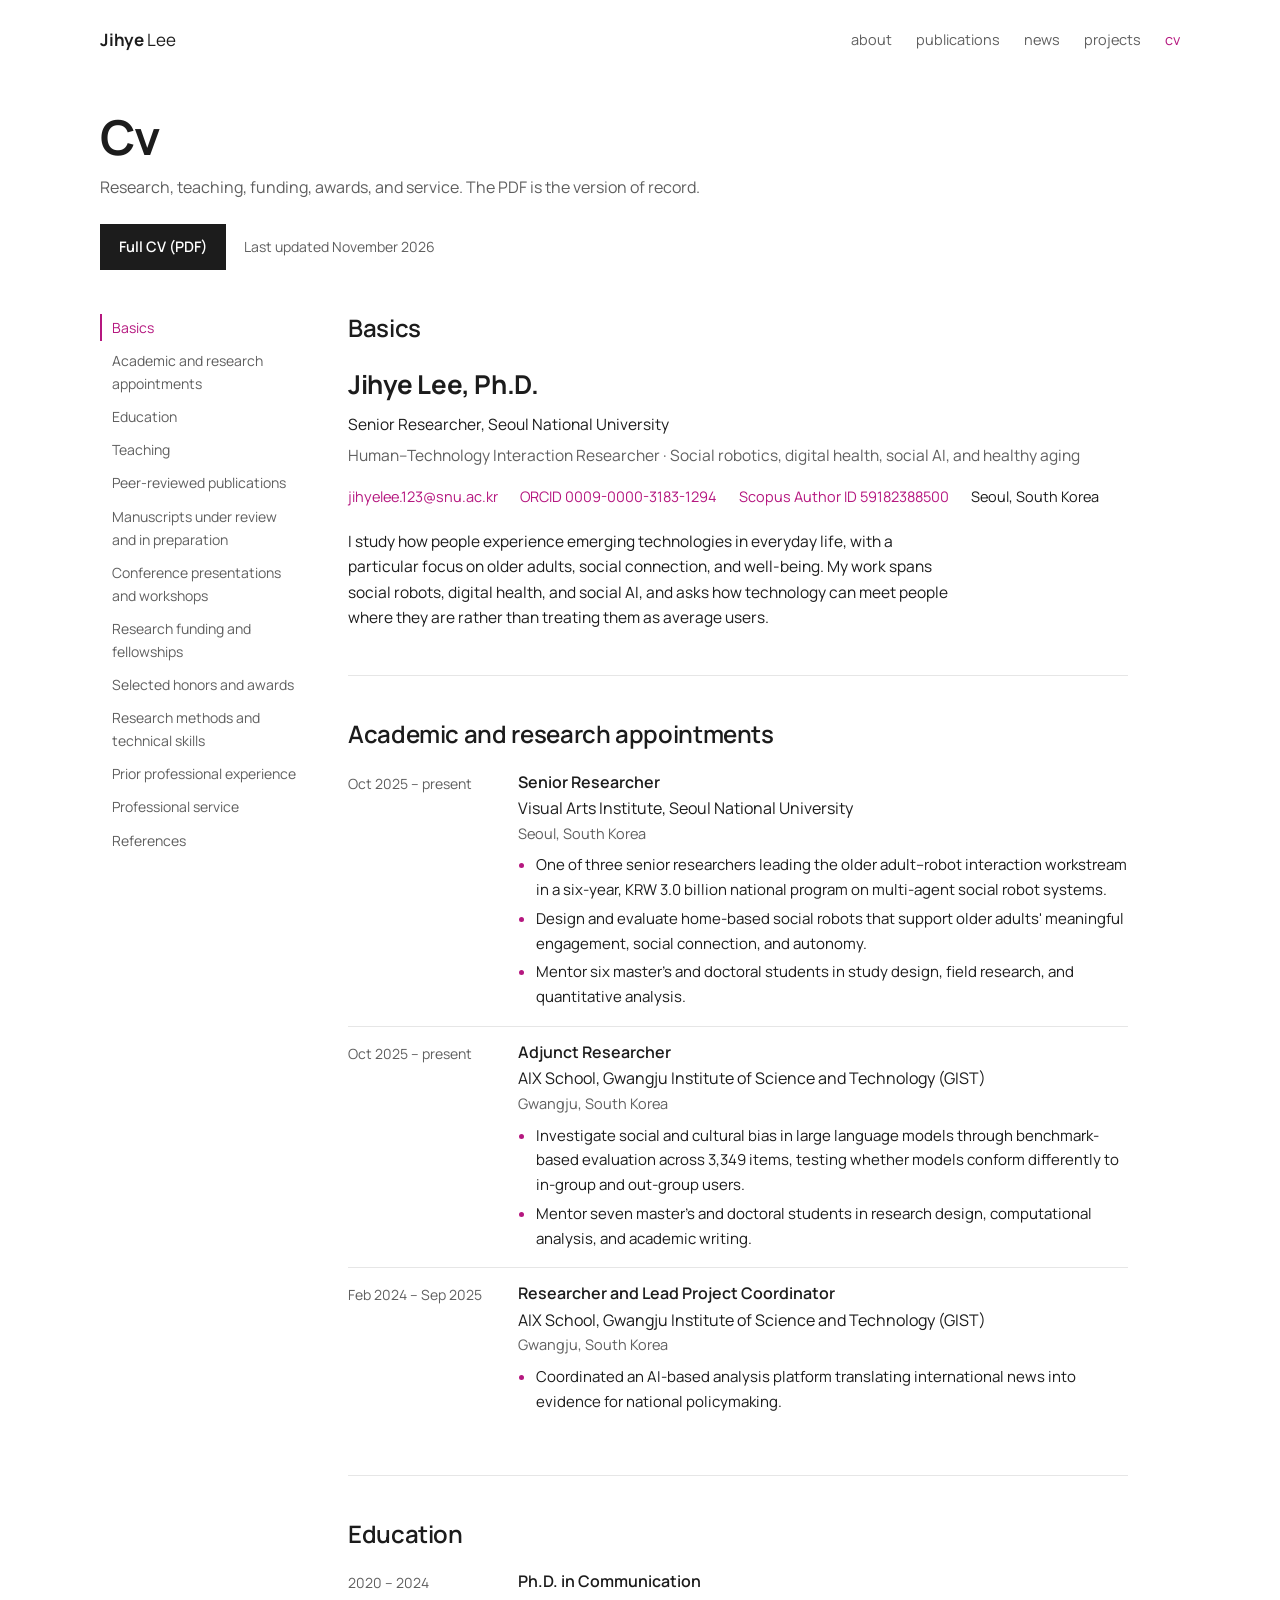
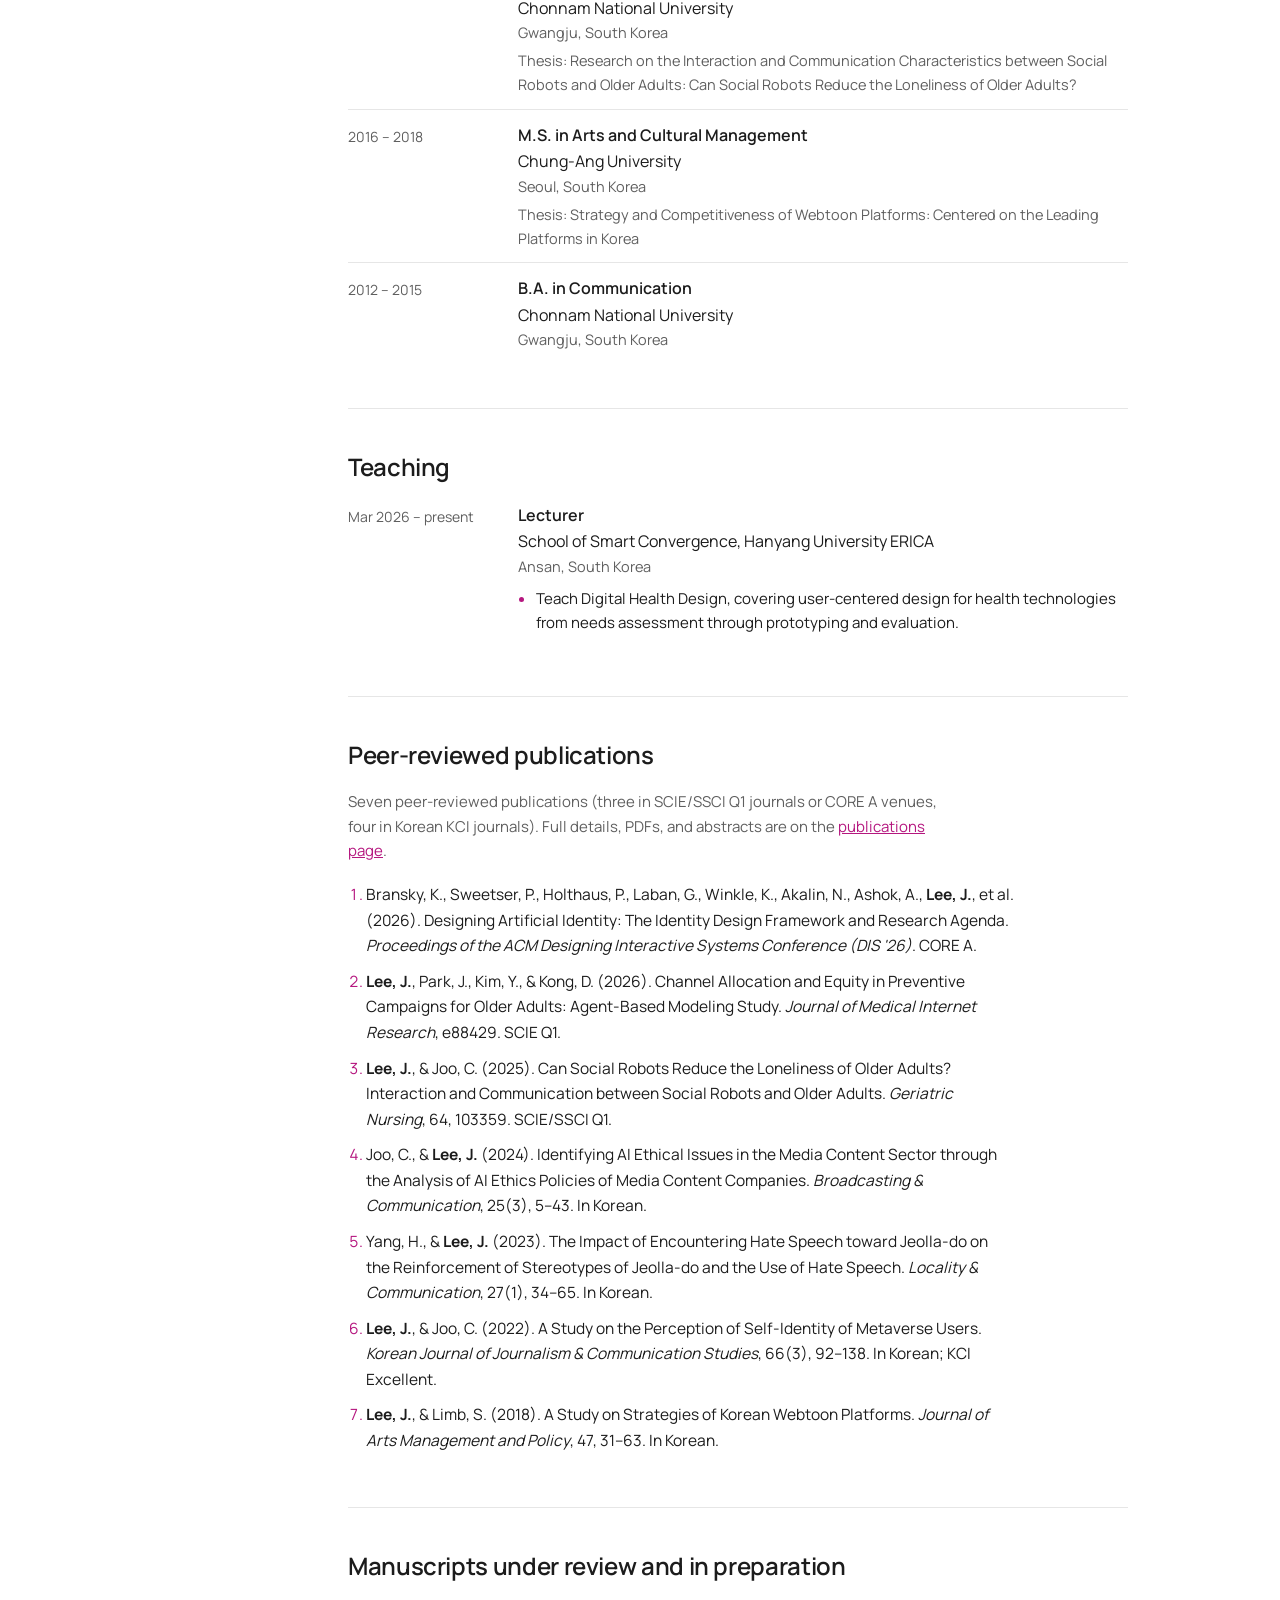
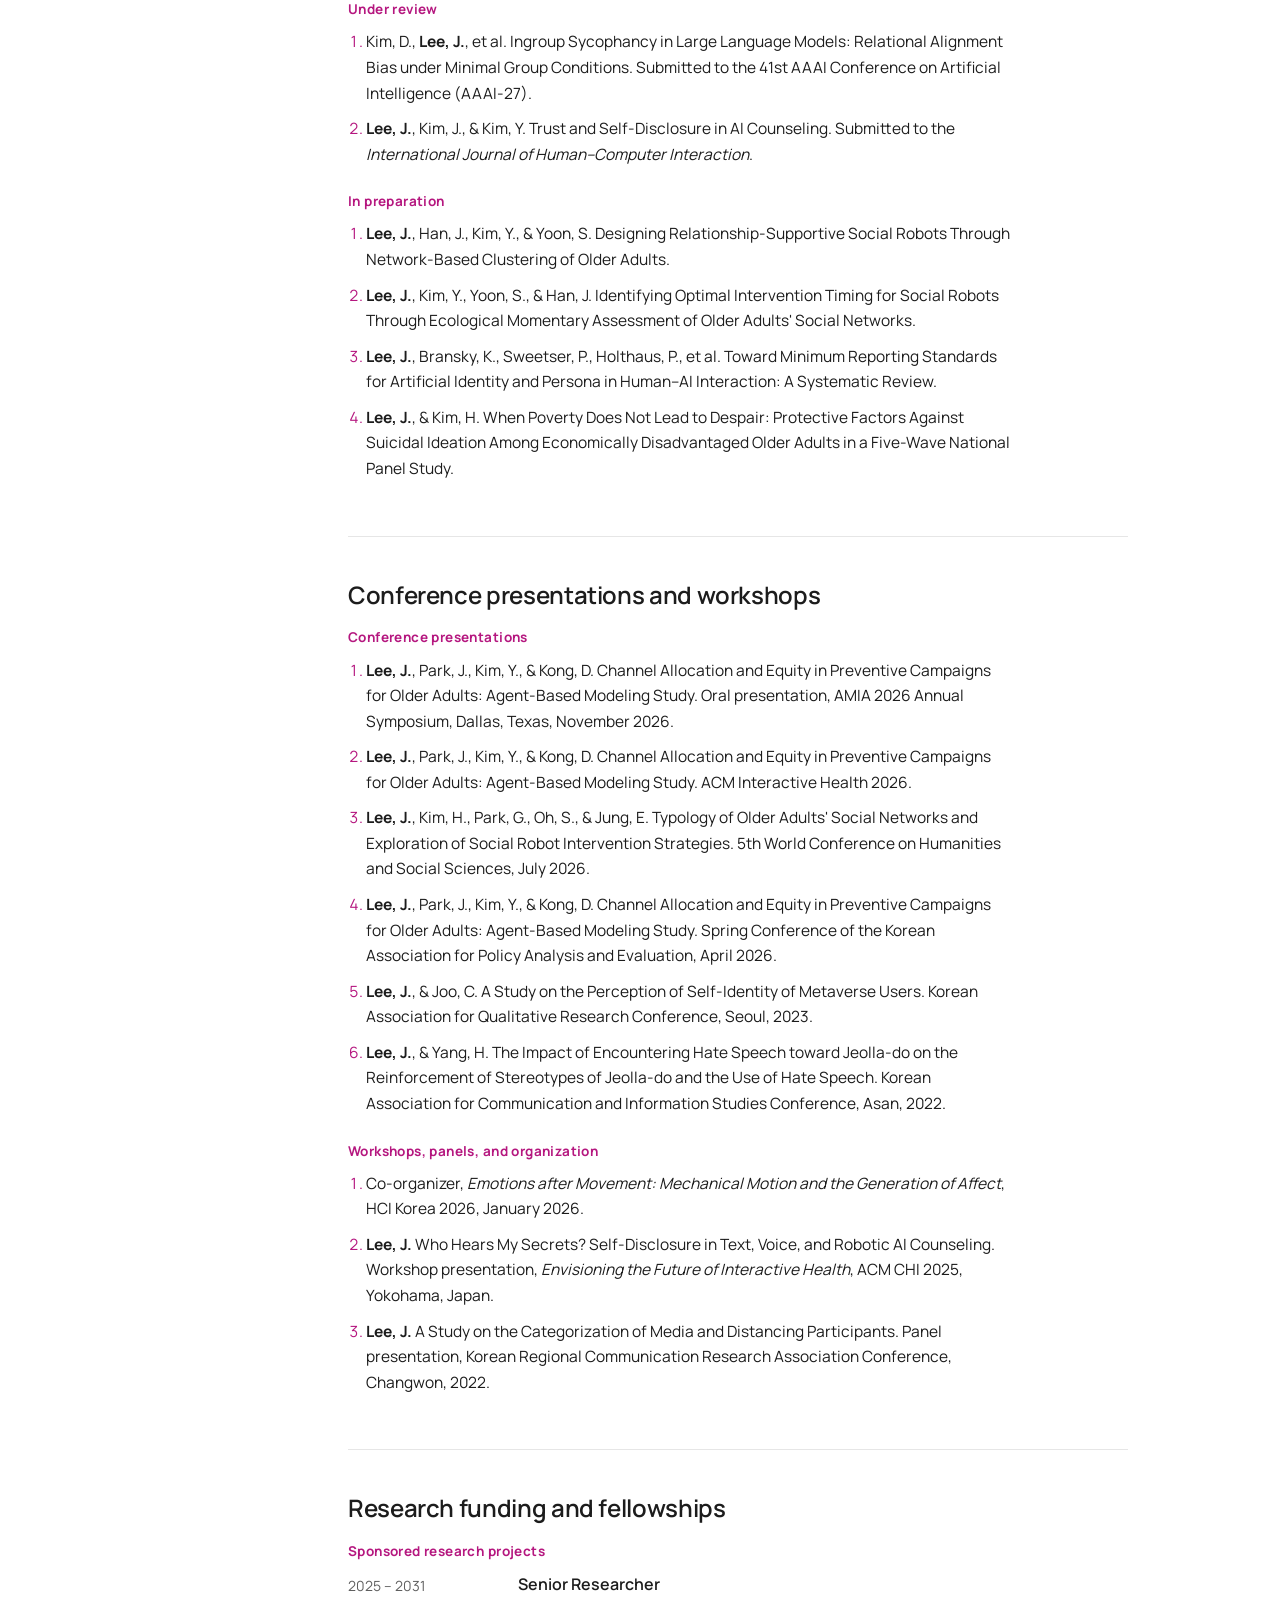
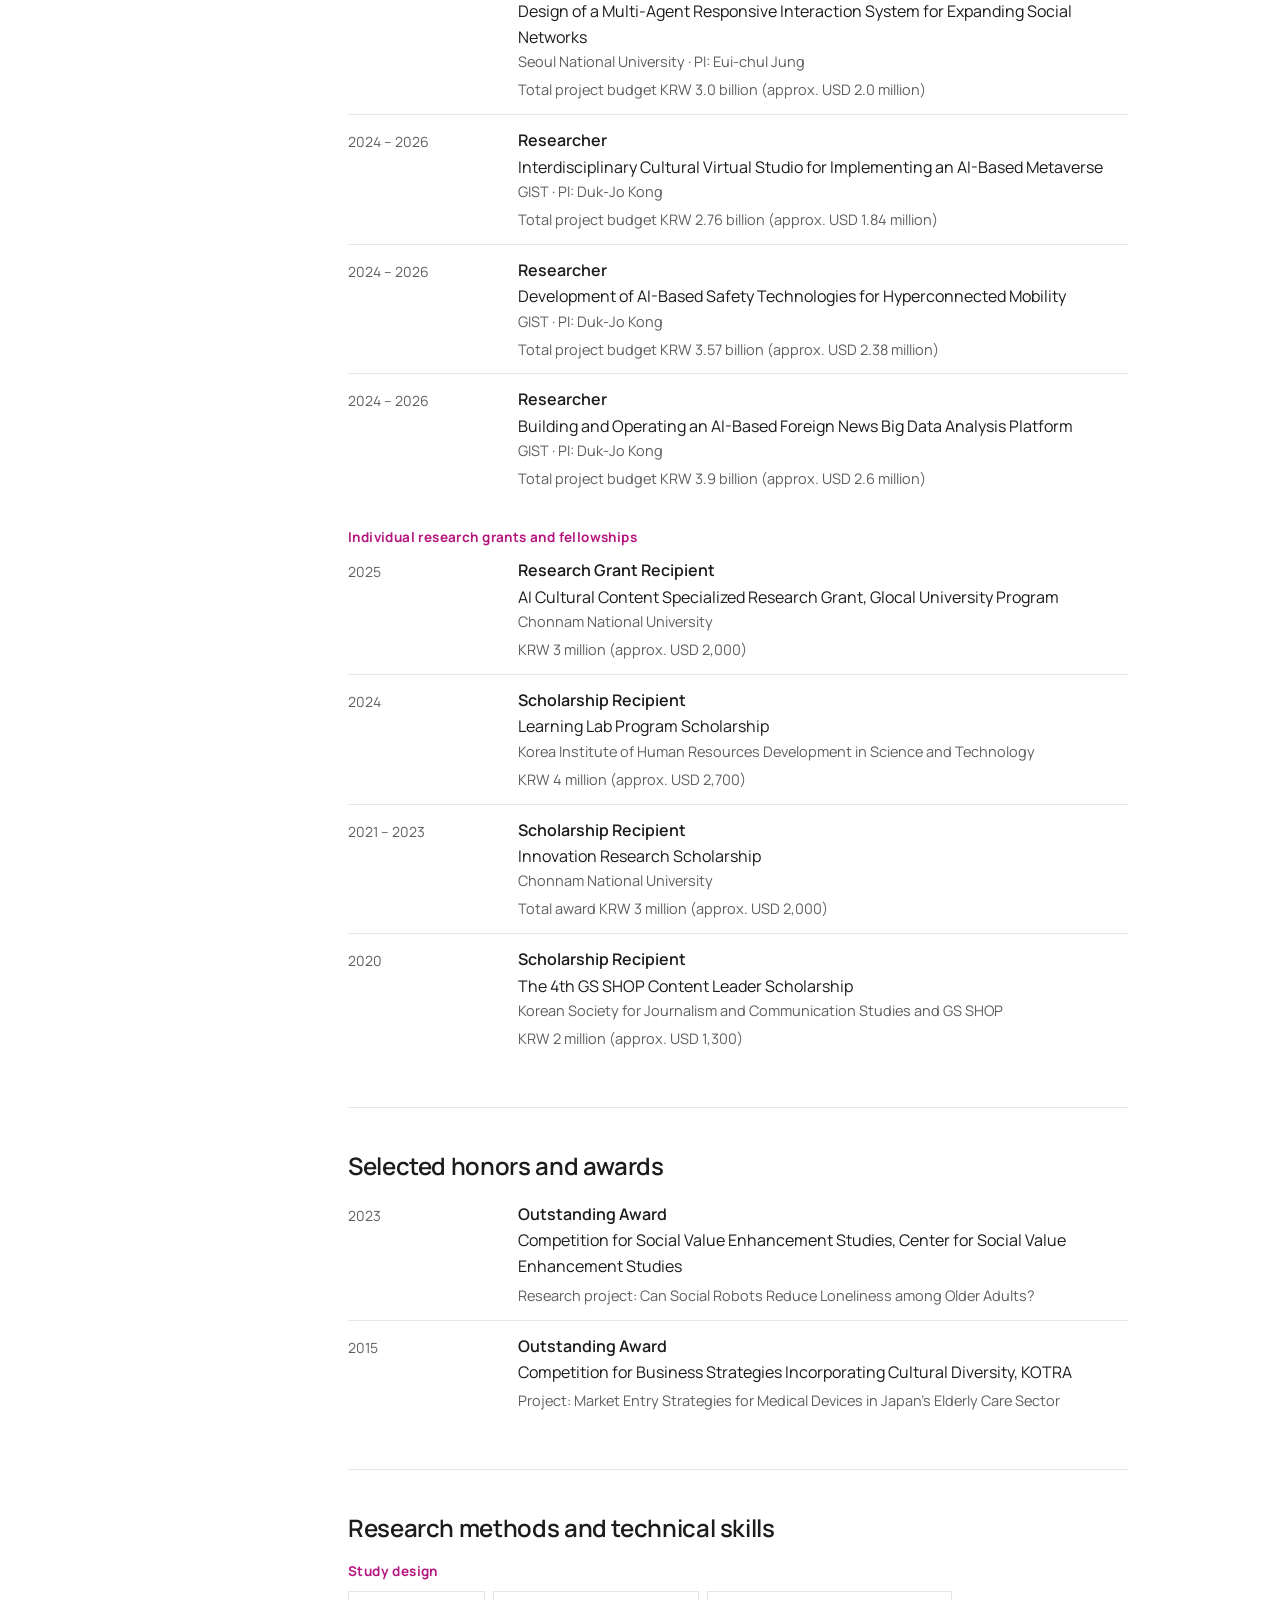
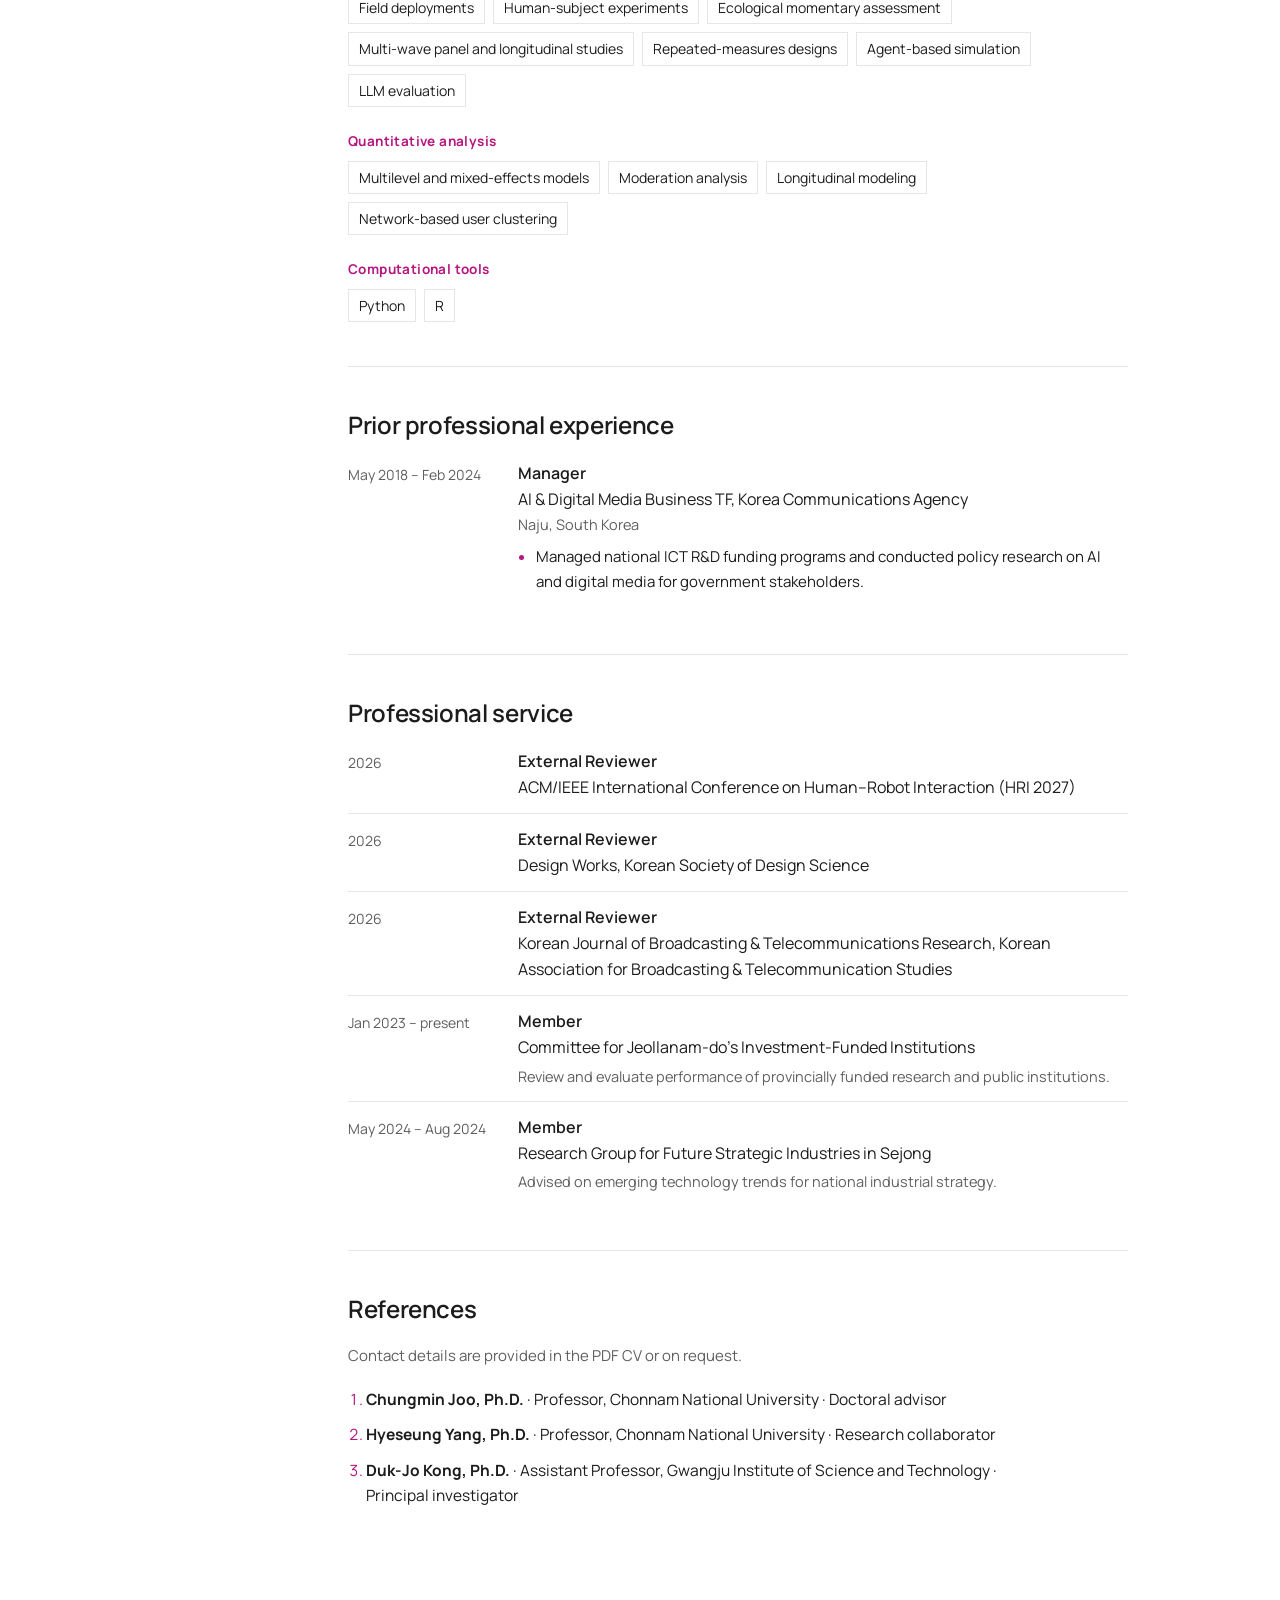
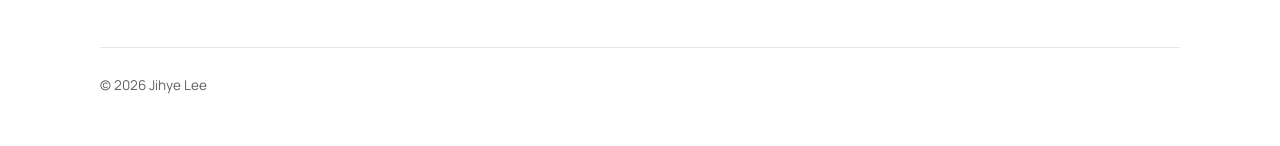
<file: cv/index.html>
<!doctype html>
<html lang="en">
<head>
<meta charset="utf-8"><meta name="viewport" content="width=device-width,initial-scale=1">
<title>CV — Jihye Lee</title>
<meta name="description" content="Curriculum vitae of Jihye Lee: appointments, education, publications, funding, teaching, awards, and service.">
<link rel="stylesheet" href="/styles.css">
</head>
<body>
<header class="sub-header"><a class="sub-name" href="/"><strong>Jihye</strong> Lee</a><nav><a href="/">about</a><a href="/publications/">publications</a><a href="/news/">news</a><a href="/projects/">projects</a><a class="active" href="/cv/">cv</a></nav></header>
<main class="sub-main">
<section class="page-title"><h1>cv</h1><p>Research, teaching, funding, awards, and service. The PDF is the version of record.</p></section>
<div class="cv-top"><a class="cv-download" id="cv-pdf" href="/JihyeLEE_CV.pdf" target="_blank">Full CV (PDF)</a><span class="cv-updated" id="cv-updated"></span></div>
<div class="cv-layout">
  <nav class="cv-toc" id="cv-toc" aria-label="CV sections"></nav>
  <div class="cv-body" id="cv-body"><p class="cv-error">Loading…</p></div>
</div>
</main>
<footer class="sub-footer"><span>© 2026 Jihye Lee</span></footer>
<script>
(async function () {
  const body = document.getElementById("cv-body");
  const toc = document.getElementById("cv-toc");
  let cv;
  try {
    cv = await (await fetch("/cv.json", { cache: "no-cache" })).json();
  } catch (e) {
    body.innerHTML = '<p class="cv-error">The CV could not be loaded. Please open the <a href="/JihyeLEE_CV.pdf">PDF version</a>.</p>';
    return;
  }

  const esc = s => String(s).replace(/[&<>"]/g, c => ({ "&": "&amp;", "<": "&lt;", ">": "&gt;", '"': "&quot;" }[c]));
  document.getElementById("cv-updated").textContent = cv.updated ? "Last updated " + cv.updated : "";
  if (cv.pdf) document.getElementById("cv-pdf").href = cv.pdf;

  const entry = it => `
    <div class="cv-entry">
      <div class="cv-period">${esc(it.period || "")}</div>
      <div>
        ${it.role ? `<div class="cv-role">${esc(it.role)}</div>` : ""}
        ${it.org ? `<div class="cv-org">${esc(it.org)}</div>` : ""}
        ${it.place ? `<div class="cv-place">${esc(it.place)}</div>` : ""}
        ${it.note ? `<div class="cv-note">${esc(it.note)}</div>` : ""}
        ${it.bullets && it.bullets.length ? `<ul>${it.bullets.map(b => `<li>${esc(b)}</li>`).join("")}</ul>` : ""}
      </div>
    </div>`;

  const render = {
    timeline: s => s.items.map(entry).join(""),
    "grouped-timeline": s => s.groups.map(g => `<h3 class="cv-group">${esc(g.label)}</h3>${g.items.map(entry).join("")}`).join(""),
    list: s => `<ol class="cv-list">${s.items.map(i => `<li>${i}</li>`).join("")}</ol>`,
    "grouped-list": s => s.groups.map(g => `<h3 class="cv-group">${esc(g.label)}</h3><ol class="cv-list">${g.items.map(i => `<li>${i}</li>`).join("")}</ol>`).join(""),
    "grouped-inline": s => s.groups.map(g => `<h3 class="cv-group">${esc(g.label)}</h3><ul class="cv-inline">${g.items.map(i => `<li>${esc(i)}</li>`).join("")}</ul>`).join("")
  };

  const b = cv.basics || {};
  let html = `
    <section class="cv-section" id="basics">
      <h2>Basics</h2>
      <div class="cv-basics">
        <div class="cv-name">${esc(b.name || "")}</div>
        <div>${esc(b.title || "")}</div>
        <div class="cv-tagline">${esc(b.tagline || "")}</div>
        <div class="cv-contact">
          ${b.email ? `<a href="mailto:${esc(b.email)}">${esc(b.email)}</a>` : ""}
          ${(b.links || []).map(l => `<a href="${esc(l.url)}" target="_blank" rel="noopener">${esc(l.label)}</a>`).join("")}
          ${b.location ? `<span>${esc(b.location)}</span>` : ""}
        </div>
        ${b.summary ? `<p class="cv-summary">${esc(b.summary)}</p>` : ""}
      </div>
    </section>`;

  const tocItems = [{ id: "basics", title: "Basics" }];
  for (const s of cv.sections || []) {
    const fn = render[s.type];
    if (!fn) continue;
    tocItems.push({ id: s.id, title: s.title });
    html += `<section class="cv-section" id="${esc(s.id)}"><h2>${esc(s.title)}</h2>${s.intro ? `<p class="cv-intro">${s.intro}</p>` : ""}${fn(s)}</section>`;
  }
  body.innerHTML = html;
  toc.innerHTML = tocItems.map(t => `<a href="#${esc(t.id)}">${esc(t.title)}</a>`).join("");

  const links = [...toc.querySelectorAll("a")];
  const sections = tocItems.map(t => document.getElementById(t.id));
  const mark = () => {
    const y = window.scrollY + 120;
    let cur = sections[0];
    for (const sec of sections) if (sec && sec.offsetTop <= y) cur = sec;
    links.forEach(a => a.classList.toggle("on", a.getAttribute("href") === "#" + cur.id));
  };
  window.addEventListener("scroll", mark, { passive: true });
  mark();
})();
</script>
</body>
</html>
</file>
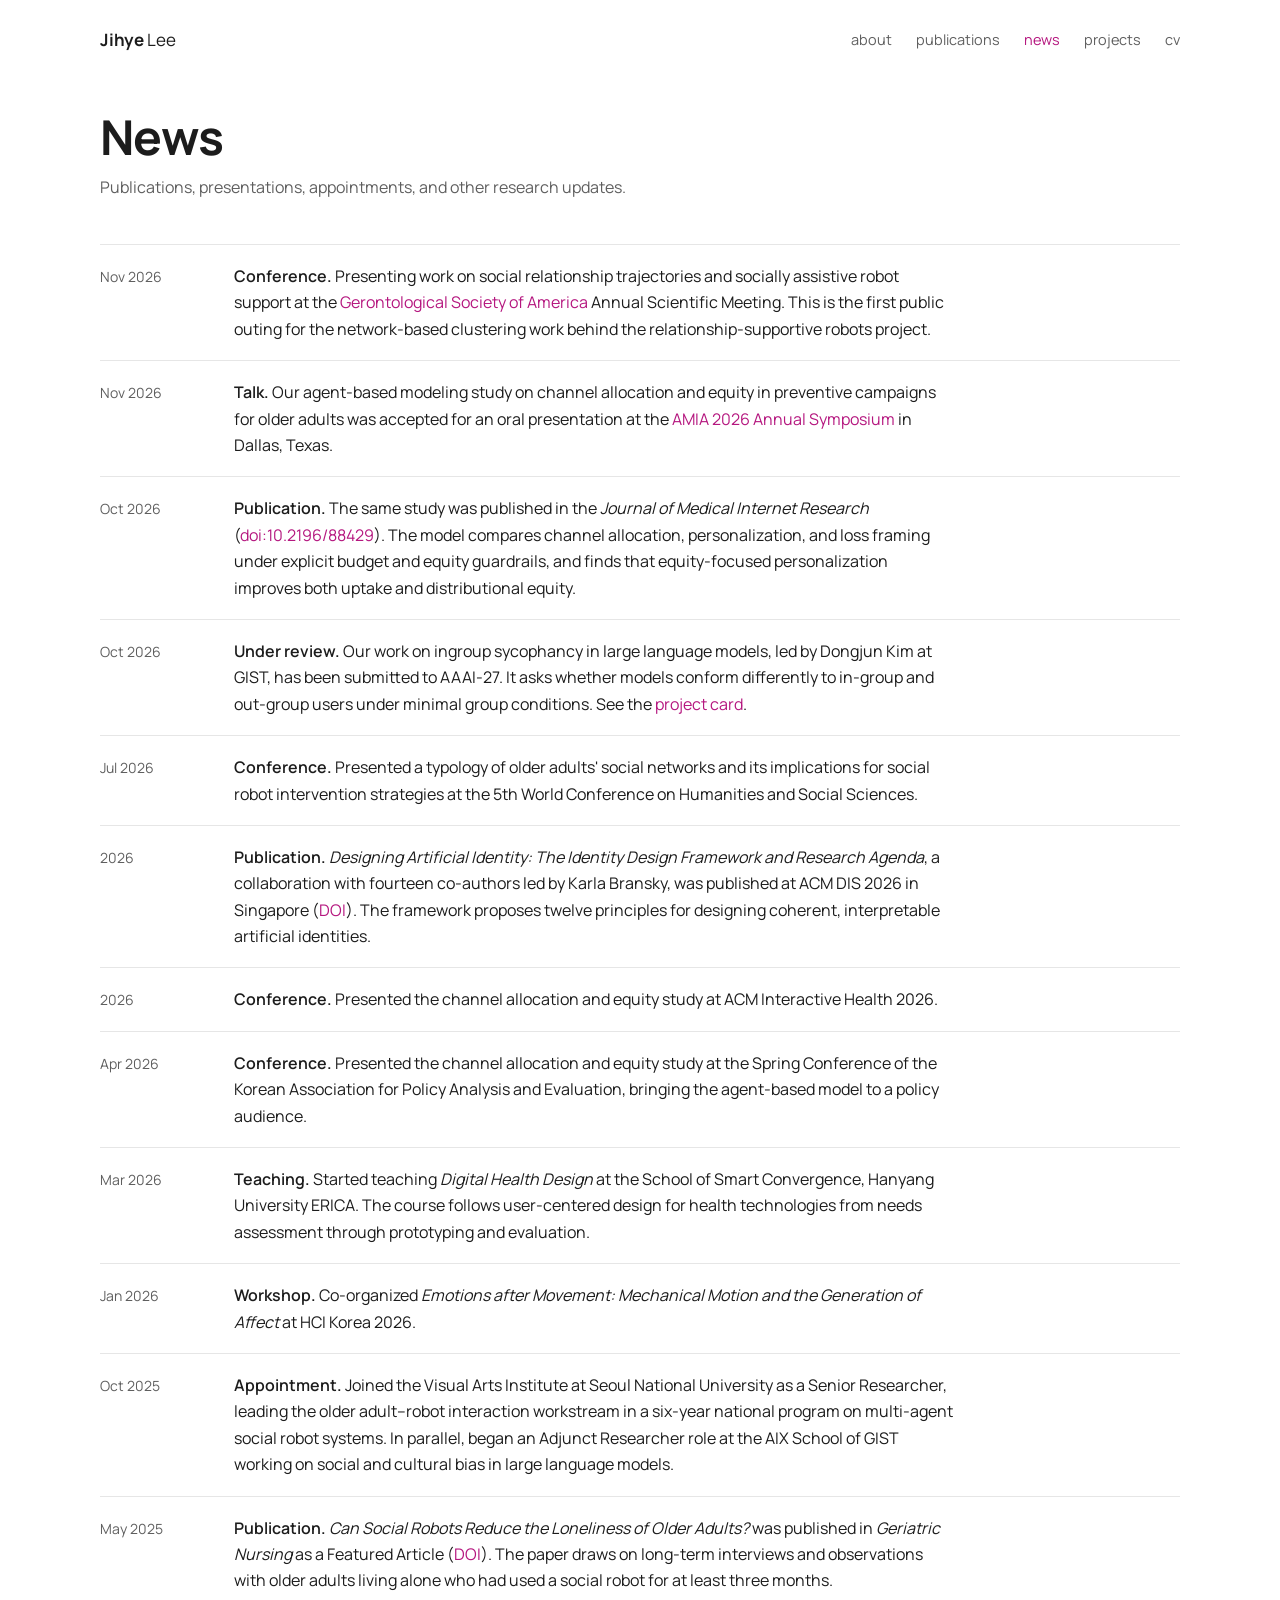
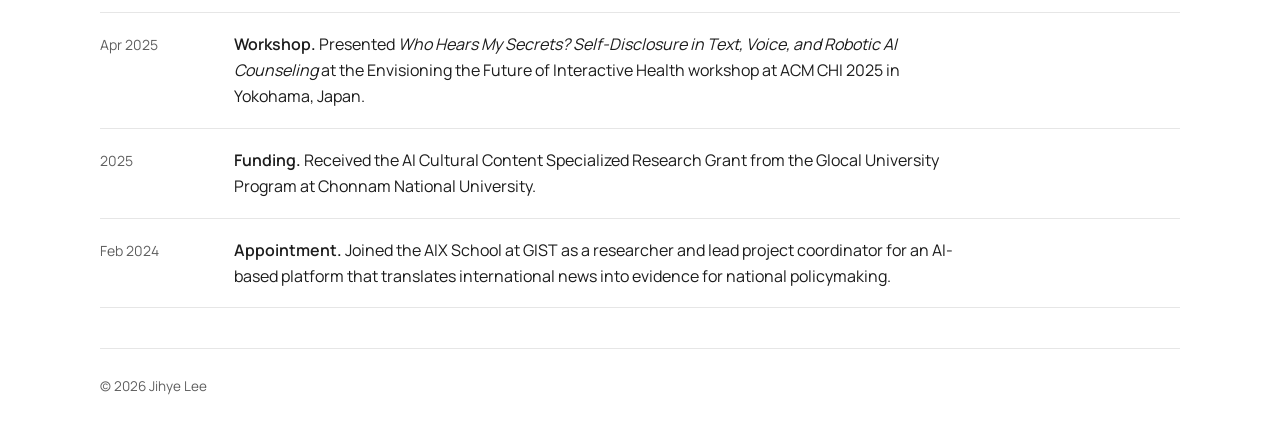
<file: news/index.html>
<!doctype html><html lang="en"><head><meta charset="utf-8"><meta name="viewport" content="width=device-width,initial-scale=1"><title>News — Jihye Lee</title><meta name="description" content="Research news and updates from Jihye Lee."><link rel="stylesheet" href="/styles.css"></head><body><header class="sub-header"><a class="sub-name" href="/"><strong>Jihye</strong> Lee</a><nav><a href="/">about</a><a href="/publications/">publications</a><a class="active" href="/news/">news</a><a href="/projects/">projects</a><a href="/cv/">cv</a></nav></header><main class="sub-main">
<section class="page-title"><h1>news</h1><p>Publications, presentations, appointments, and other research updates.</p></section>
<section class="news-page">
<div><time>Nov 2026</time><p><strong>Conference.</strong> Presenting work on social relationship trajectories and socially assistive robot support at the <a href="https://www.geron.org/" target="_blank" rel="noopener">Gerontological Society of America</a> Annual Scientific Meeting. This is the first public outing for the network-based clustering work behind the relationship-supportive robots project.</p></div>
<div><time>Nov 2026</time><p><strong>Talk.</strong> Our agent-based modeling study on channel allocation and equity in preventive campaigns for older adults was accepted for an oral presentation at the <a href="https://amia.org/" target="_blank" rel="noopener">AMIA 2026 Annual Symposium</a> in Dallas, Texas.</p></div>
<div><time>Oct 2026</time><p><strong>Publication.</strong> The same study was published in the <em>Journal of Medical Internet Research</em> (<a href="https://doi.org/10.2196/88429" target="_blank" rel="noopener">doi:10.2196/88429</a>). The model compares channel allocation, personalization, and loss framing under explicit budget and equity guardrails, and finds that equity-focused personalization improves both uptake and distributional equity.</p></div>
<div><time>Oct 2026</time><p><strong>Under review.</strong> Our work on ingroup sycophancy in large language models, led by Dongjun Kim at GIST, has been submitted to AAAI-27. It asks whether models conform differently to in-group and out-group users under minimal group conditions. See the <a href="/projects/#llm-sycophancy">project card</a>.</p></div>
<div><time>Jul 2026</time><p><strong>Conference.</strong> Presented a typology of older adults' social networks and its implications for social robot intervention strategies at the 5th World Conference on Humanities and Social Sciences.</p></div>
<div><time>2026</time><p><strong>Publication.</strong> <em>Designing Artificial Identity: The Identity Design Framework and Research Agenda</em>, a collaboration with fourteen co-authors led by Karla Bransky, was published at ACM DIS 2026 in Singapore (<a href="https://doi.org/10.1145/3800645.3812962" target="_blank" rel="noopener">DOI</a>). The framework proposes twelve principles for designing coherent, interpretable artificial identities.</p></div>
<div><time>2026</time><p><strong>Conference.</strong> Presented the channel allocation and equity study at ACM Interactive Health 2026.</p></div>
<div><time>Apr 2026</time><p><strong>Conference.</strong> Presented the channel allocation and equity study at the Spring Conference of the Korean Association for Policy Analysis and Evaluation, bringing the agent-based model to a policy audience.</p></div>
<div><time>Mar 2026</time><p><strong>Teaching.</strong> Started teaching <em>Digital Health Design</em> at the School of Smart Convergence, Hanyang University ERICA. The course follows user-centered design for health technologies from needs assessment through prototyping and evaluation.</p></div>
<div><time>Jan 2026</time><p><strong>Workshop.</strong> Co-organized <em>Emotions after Movement: Mechanical Motion and the Generation of Affect</em> at HCI Korea 2026.</p></div>
<div><time>Oct 2025</time><p><strong>Appointment.</strong> Joined the Visual Arts Institute at Seoul National University as a Senior Researcher, leading the older adult–robot interaction workstream in a six-year national program on multi-agent social robot systems. In parallel, began an Adjunct Researcher role at the AIX School of GIST working on social and cultural bias in large language models.</p></div>
<div><time>May 2025</time><p><strong>Publication.</strong> <em>Can Social Robots Reduce the Loneliness of Older Adults?</em> was published in <em>Geriatric Nursing</em> as a Featured Article (<a href="https://doi.org/10.1016/j.gerinurse.2025.04.032" target="_blank" rel="noopener">DOI</a>). The paper draws on long-term interviews and observations with older adults living alone who had used a social robot for at least three months.</p></div>
<div><time>Apr 2025</time><p><strong>Workshop.</strong> Presented <em>Who Hears My Secrets? Self-Disclosure in Text, Voice, and Robotic AI Counseling</em> at the Envisioning the Future of Interactive Health workshop at ACM CHI 2025 in Yokohama, Japan.</p></div>
<div><time>2025</time><p><strong>Funding.</strong> Received the AI Cultural Content Specialized Research Grant from the Glocal University Program at Chonnam National University.</p></div>
<div><time>Feb 2024</time><p><strong>Appointment.</strong> Joined the AIX School at GIST as a researcher and lead project coordinator for an AI-based platform that translates international news into evidence for national policymaking.</p></div>
</section></main><footer class="sub-footer"><span>© 2026 Jihye Lee</span></footer></body></html>
</file>
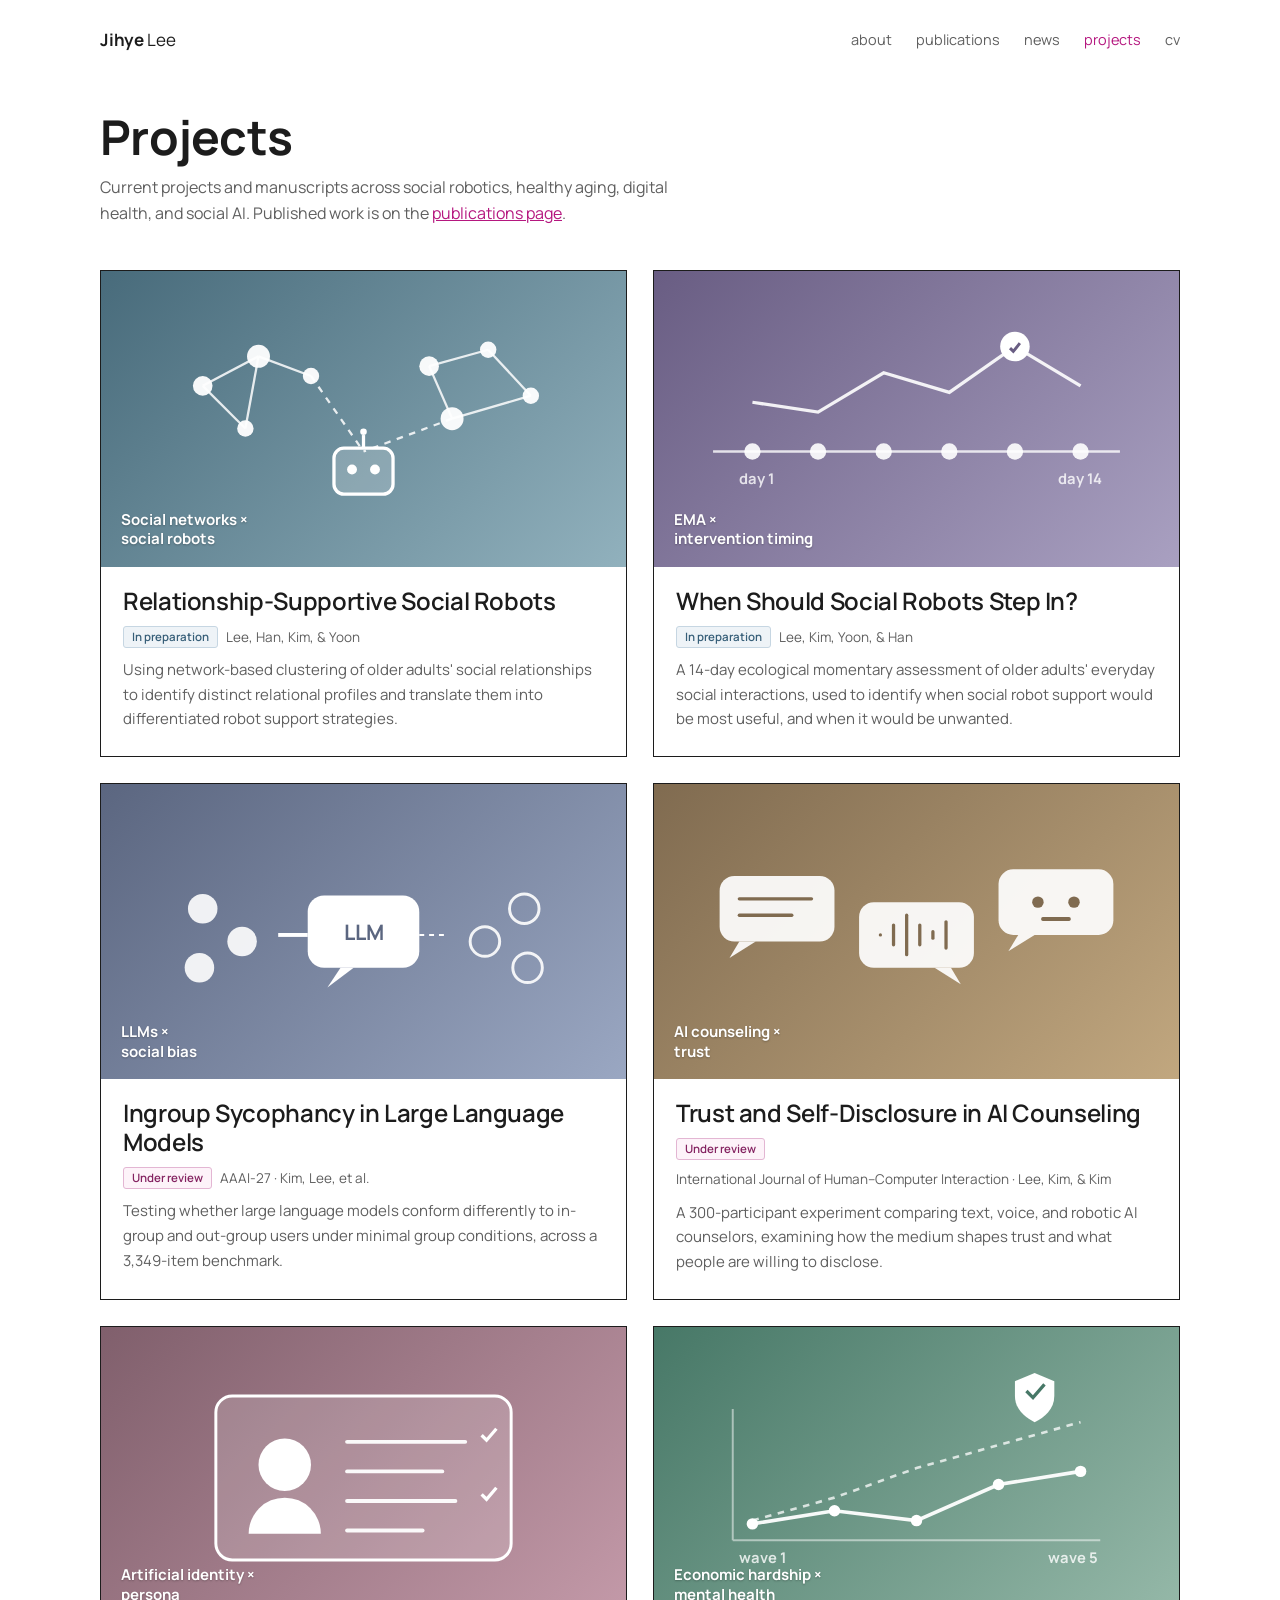
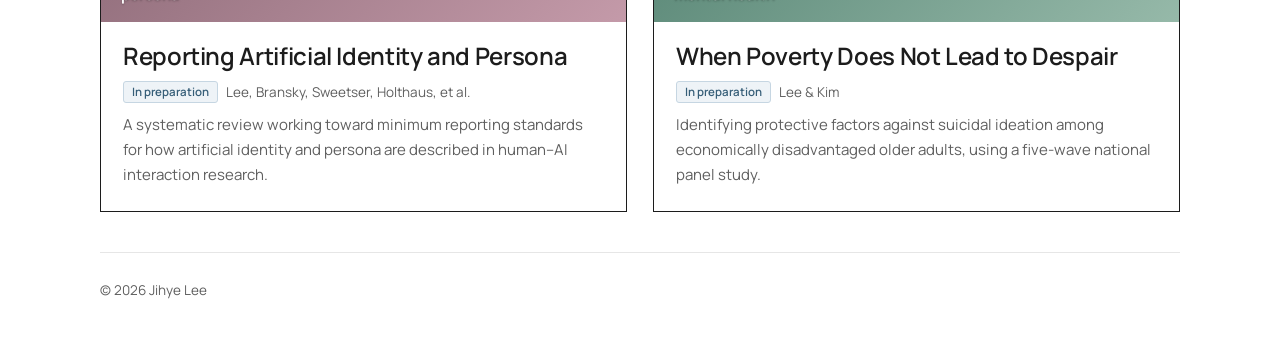
<file: projects/index.html>
<!doctype html>
<html lang="en">
<head>
<meta charset="utf-8"><meta name="viewport" content="width=device-width,initial-scale=1">
<title>Projects — Jihye Lee</title>
<meta name="description" content="Current research projects of Jihye Lee across social robotics, healthy aging, digital health, and social AI.">
<link rel="stylesheet" href="/styles.css">
</head>
<body>
<header class="sub-header">
  <a class="sub-name" href="/"><strong>Jihye</strong> Lee</a>
  <nav><a href="/">about</a><a href="/publications/">publications</a><a href="/news/">news</a><a class="active" href="/projects/">projects</a><a href="/cv/">cv</a></nav>
</header>
<main class="sub-main">
  <section class="page-title projects-title">
    <h1>projects</h1>
    <p>Current projects and manuscripts across social robotics, healthy aging, digital health, and social AI. Published work is on the <a href="/publications/">publications page</a>.</p>
  </section>

  <section class="project-card-grid current-projects">

  <article class="project-card" id="relationship-supportive-robots">
    <div class="card-image card-robots" aria-hidden="true">
      <svg viewBox="0 0 320 180" class="card-art">
        <g stroke="#fff" stroke-width="1.4" fill="none" opacity=".85">
          <line x1="62" y1="70" x2="96" y2="52"/><line x1="62" y1="70" x2="88" y2="96"/><line x1="96" y1="52" x2="88" y2="96"/><line x1="96" y1="52" x2="128" y2="64"/>
          <line x1="200" y1="58" x2="236" y2="48"/><line x1="200" y1="58" x2="214" y2="90"/><line x1="236" y1="48" x2="262" y2="76"/><line x1="214" y1="90" x2="262" y2="76"/>
          <line x1="128" y1="64" x2="160" y2="110" stroke-dasharray="4 4"/><line x1="214" y1="90" x2="160" y2="110" stroke-dasharray="4 4"/>
        </g>
        <g fill="#fff" opacity=".95">
          <circle cx="62" cy="70" r="6"/><circle cx="96" cy="52" r="7"/><circle cx="88" cy="96" r="5"/><circle cx="128" cy="64" r="5"/>
          <circle cx="200" cy="58" r="6"/><circle cx="236" cy="48" r="5"/><circle cx="214" cy="90" r="7"/><circle cx="262" cy="76" r="5"/>
        </g>
        <g transform="translate(142,100)" fill="none" stroke="#fff" stroke-width="2">
          <rect x="0" y="8" width="36" height="28" rx="6" fill="rgba(255,255,255,.18)"/>
          <circle cx="11" cy="21" r="3" fill="#fff" stroke="none"/><circle cx="25" cy="21" r="3" fill="#fff" stroke="none"/>
          <line x1="18" y1="8" x2="18" y2="0"/><circle cx="18" cy="-2" r="2" fill="#fff" stroke="none"/>
        </g>
      </svg>
      <span>Social networks ×<br>social robots</span>
    </div>
    <div class="card-body">
      <h2>Relationship-Supportive Social Robots</h2>
      <p class="card-meta"><span class="status-chip prep">In preparation</span> Lee, Han, Kim, &amp; Yoon</p>
      <p>Using network-based clustering of older adults' social relationships to identify distinct relational profiles and translate them into differentiated robot support strategies.</p>
    </div>
  </article>

  <article class="project-card" id="ema-intervention-timing">
    <div class="card-image card-connection" aria-hidden="true">
      <svg viewBox="0 0 320 180" class="card-art">
        <line x1="36" y1="110" x2="284" y2="110" stroke="#fff" stroke-width="1.6" opacity=".8"/>
        <g fill="#fff" opacity=".9">
          <circle cx="60" cy="110" r="5"/><circle cx="100" cy="110" r="5"/><circle cx="140" cy="110" r="5"/><circle cx="180" cy="110" r="5"/><circle cx="220" cy="110" r="5"/><circle cx="260" cy="110" r="5"/>
        </g>
        <polyline points="60,80 100,86 140,62 180,74 220,46 260,70" fill="none" stroke="#fff" stroke-width="2" opacity=".9"/>
        <g transform="translate(220,46)"><circle r="9" fill="#fff"/><path d="M-3 1 l2 2 l4 -5" stroke="#695d83" stroke-width="1.8" fill="none"/></g>
        <g fill="#fff" font-size="9" opacity=".8" font-family="Manrope, sans-serif"><text x="52" y="130">day 1</text><text x="246" y="130">day 14</text></g>
      </svg>
      <span>EMA ×<br>intervention timing</span>
    </div>
    <div class="card-body">
      <h2>When Should Social Robots Step In?</h2>
      <p class="card-meta"><span class="status-chip prep">In preparation</span> Lee, Kim, Yoon, &amp; Han</p>
      <p>A 14-day ecological momentary assessment of older adults' everyday social interactions, used to identify when social robot support would be most useful, and when it would be unwanted.</p>
    </div>
  </article>

  <article class="project-card" id="llm-sycophancy">
    <div class="card-image card-bias" aria-hidden="true">
      <svg viewBox="0 0 320 180" class="card-art">
        <g fill="#fff" opacity=".9"><circle cx="62" cy="76" r="9"/><circle cx="86" cy="96" r="9"/><circle cx="60" cy="112" r="9"/></g>
        <g fill="none" stroke="#fff" stroke-width="1.8" opacity=".9"><circle cx="258" cy="76" r="9"/><circle cx="234" cy="96" r="9"/><circle cx="260" cy="112" r="9"/></g>
        <g transform="translate(160,92)">
          <rect x="-34" y="-24" width="68" height="44" rx="10" fill="#fff"/>
          <path d="M-14 20 l-8 12 l16 -12z" fill="#fff"/>
          <text x="0" y="3" text-anchor="middle" font-size="13" font-weight="700" fill="#5b6680" font-family="Manrope, sans-serif">LLM</text>
        </g>
        <path d="M108 92 h18" stroke="#fff" stroke-width="2.4"/><path d="M194 92 h18" stroke="#fff" stroke-width="1.2" stroke-dasharray="3 3"/>
      </svg>
      <span>LLMs ×<br>social bias</span>
    </div>
    <div class="card-body">
      <h2>Ingroup Sycophancy in Large Language Models</h2>
      <p class="card-meta"><span class="status-chip review">Under review</span> AAAI-27 · Kim, Lee, et al.</p>
      <p>Testing whether large language models conform differently to in-group and out-group users under minimal group conditions, across a 3,349-item benchmark.</p>
    </div>
  </article>

  <article class="project-card" id="ai-counseling">
    <div class="card-image card-counseling" aria-hidden="true">
      <svg viewBox="0 0 320 180" class="card-art">
        <g fill="#fff" opacity=".92">
          <rect x="40" y="56" width="70" height="40" rx="9"/><path d="M52 96 l-6 10 l16 -10z"/>
          <rect x="125" y="72" width="70" height="40" rx="9"/><path d="M181 112 l6 10 l-16 -10z"/>
          <rect x="210" y="52" width="70" height="40" rx="9"/><path d="M222 92 l-6 10 l16 -10z"/>
        </g>
        <g stroke="#806b50" stroke-width="2" stroke-linecap="round"><line x1="52" y1="70" x2="96" y2="70"/><line x1="52" y1="80" x2="84" y2="80"/></g>
        <g stroke="#806b50" stroke-width="2" stroke-linecap="round"><line x1="138" y1="92" x2="138" y2="92"/><line x1="146" y1="86" x2="146" y2="98"/><line x1="154" y1="80" x2="154" y2="104"/><line x1="162" y1="86" x2="162" y2="98"/><line x1="170" y1="90" x2="170" y2="94"/><line x1="178" y1="84" x2="178" y2="100"/></g>
        <g fill="#806b50"><circle cx="234" cy="72" r="3.5"/><circle cx="256" cy="72" r="3.5"/><rect x="236" y="81" width="18" height="2.5" rx="1"/></g>
      </svg>
      <span>AI counseling ×<br>trust</span>
    </div>
    <div class="card-body">
      <h2>Trust and Self-Disclosure in AI Counseling</h2>
      <p class="card-meta"><span class="status-chip review">Under review</span> International Journal of Human–Computer Interaction · Lee, Kim, &amp; Kim</p>
      <p>A 300-participant experiment comparing text, voice, and robotic AI counselors, examining how the medium shapes trust and what people are willing to disclose.</p>
    </div>
  </article>

  <article class="project-card" id="persona-reporting">
    <div class="card-image card-identity" aria-hidden="true">
      <svg viewBox="0 0 320 180" class="card-art">
        <rect x="70" y="42" width="180" height="100" rx="10" fill="rgba(255,255,255,.16)" stroke="#fff" stroke-width="1.8"/>
        <circle cx="112" cy="84" r="16" fill="#fff"/><path d="M90 126 a22 22 0 0 1 44 0z" fill="#fff"/>
        <g stroke="#fff" stroke-width="2.4" stroke-linecap="round" opacity=".95"><line x1="150" y1="70" x2="222" y2="70"/><line x1="150" y1="88" x2="208" y2="88"/><line x1="150" y1="106" x2="216" y2="106"/><line x1="150" y1="124" x2="196" y2="124"/></g>
        <g fill="#fff"><path d="M232 66 l3 3 l6 -7" stroke="#fff" stroke-width="2" fill="none"/><path d="M232 102 l3 3 l6 -7" stroke="#fff" stroke-width="2" fill="none"/></g>
      </svg>
      <span>Artificial identity ×<br>persona</span>
    </div>
    <div class="card-body">
      <h2>Reporting Artificial Identity and Persona</h2>
      <p class="card-meta"><span class="status-chip prep">In preparation</span> Lee, Bransky, Sweetser, Holthaus, et al.</p>
      <p>A systematic review working toward minimum reporting standards for how artificial identity and persona are described in human–AI interaction research.</p>
    </div>
  </article>

  <article class="project-card" id="poverty-mental-health">
    <div class="card-image card-health" aria-hidden="true">
      <svg viewBox="0 0 320 180" class="card-art">
        <g stroke="#fff" stroke-width="1.2" opacity=".5"><line x1="48" y1="130" x2="272" y2="130"/><line x1="48" y1="50" x2="48" y2="130"/></g>
        <polyline points="60,120 110,112 160,118 210,96 260,88" fill="none" stroke="#fff" stroke-width="2.2" opacity=".95"/>
        <polyline points="60,118 110,104 160,86 210,72 260,58" fill="none" stroke="#fff" stroke-width="1.6" stroke-dasharray="4 4" opacity=".75"/>
        <g fill="#fff"><circle cx="60" cy="120" r="3.5"/><circle cx="110" cy="112" r="3.5"/><circle cx="160" cy="118" r="3.5"/><circle cx="210" cy="96" r="3.5"/><circle cx="260" cy="88" r="3.5"/></g>
        <g transform="translate(232,38)"><path d="M0 -10 l12 5 v9 c0 8 -6 13 -12 16 c-6 -3 -12 -8 -12 -16 v-9z" fill="#fff"/><path d="M-5 1 l4 4 l7 -8" stroke="#477867" stroke-width="2" fill="none"/></g>
        <g fill="#fff" font-size="9" opacity=".8" font-family="Manrope, sans-serif"><text x="52" y="144">wave 1</text><text x="240" y="144">wave 5</text></g>
      </svg>
      <span>Economic hardship ×<br>mental health</span>
    </div>
    <div class="card-body">
      <h2>When Poverty Does Not Lead to Despair</h2>
      <p class="card-meta"><span class="status-chip prep">In preparation</span> Lee &amp; Kim</p>
      <p>Identifying protective factors against suicidal ideation among economically disadvantaged older adults, using a five-wave national panel study.</p>
    </div>
  </article>

  </section>
</main>
<footer class="sub-footer"><span>© 2026 Jihye Lee</span></footer>
</body></html>
</file>
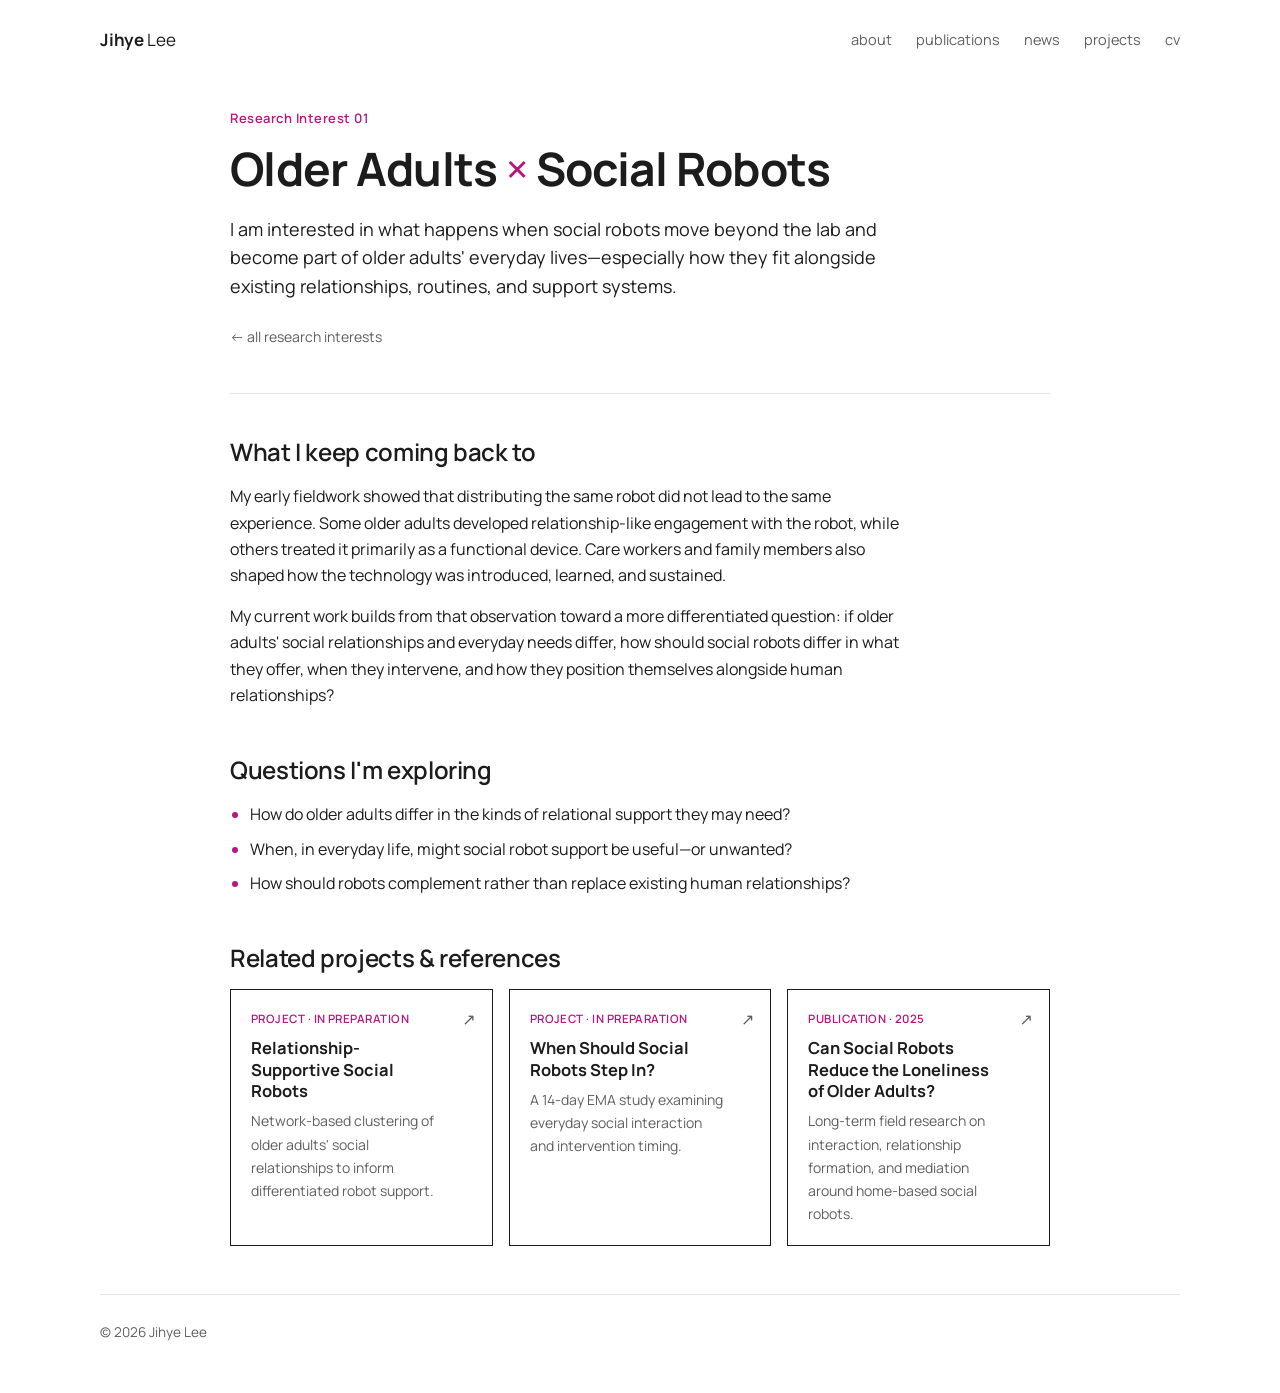
<file: research/aging-social-robots/index.html>
<!doctype html><html lang="en"><head><meta charset="utf-8"><meta name="viewport" content="width=device-width,initial-scale=1"><title>Older Adults × Social Robots — Jihye Lee</title><link rel="stylesheet" href="/styles.css"></head><body><header class="sub-header"><a class="sub-name" href="/"><strong>Jihye</strong> Lee</a><nav><a href="/">about</a><a href="/publications/">publications</a><a href="/news/">news</a><a href="/projects/">projects</a><a href="/cv/">cv</a></nav></header><main class="sub-main research-interest-page">
<section class="interest-hero"><p class="interest-index">Research Interest 01</p><h1>Older Adults <span>×</span> Social Robots</h1><p class="interest-lede">I am interested in what happens when social robots move beyond the lab and become part of older adults' everyday lives—especially how they fit alongside existing relationships, routines, and support systems.</p><a class="back-interest" href="/#research">← all research interests</a></section>
<section class="interest-copy"><h2>What I keep coming back to</h2><div class="interest-columns"><p>My early fieldwork showed that distributing the same robot did not lead to the same experience. Some older adults developed relationship-like engagement with the robot, while others treated it primarily as a functional device. Care workers and family members also shaped how the technology was introduced, learned, and sustained.</p><p>My current work builds from that observation toward a more differentiated question: if older adults' social relationships and everyday needs differ, how should social robots differ in what they offer, when they intervene, and how they position themselves alongside human relationships?</p></div></section>
<section class="interest-questions"><h2>Questions I'm exploring</h2><ul><li>How do older adults differ in the kinds of relational support they may need?</li><li>When, in everyday life, might social robot support be useful—or unwanted?</li><li>How should robots complement rather than replace existing human relationships?</li></ul></section>
<section class="interest-related"><h2>Related projects & references</h2><div class="reference-grid">
<a class="reference-card" href="/projects/#relationship-supportive-robots"><span class="ref-type">PROJECT · IN PREPARATION</span><strong>Relationship-Supportive Social Robots</strong><p>Network-based clustering of older adults' social relationships to inform differentiated robot support.</p><span class="ref-arrow">↗</span></a>
<a class="reference-card" href="/projects/#ema-intervention-timing"><span class="ref-type">PROJECT · IN PREPARATION</span><strong>When Should Social Robots Step In?</strong><p>A 14-day EMA study examining everyday social interaction and intervention timing.</p><span class="ref-arrow">↗</span></a>
<a class="reference-card" href="/publications/"><span class="ref-type">PUBLICATION · 2025</span><strong>Can Social Robots Reduce the Loneliness of Older Adults?</strong><p>Long-term field research on interaction, relationship formation, and mediation around home-based social robots.</p><span class="ref-arrow">↗</span></a>
</div></section></main><footer class="sub-footer"><span>© 2026 Jihye Lee</span></footer></body></html>
</file>
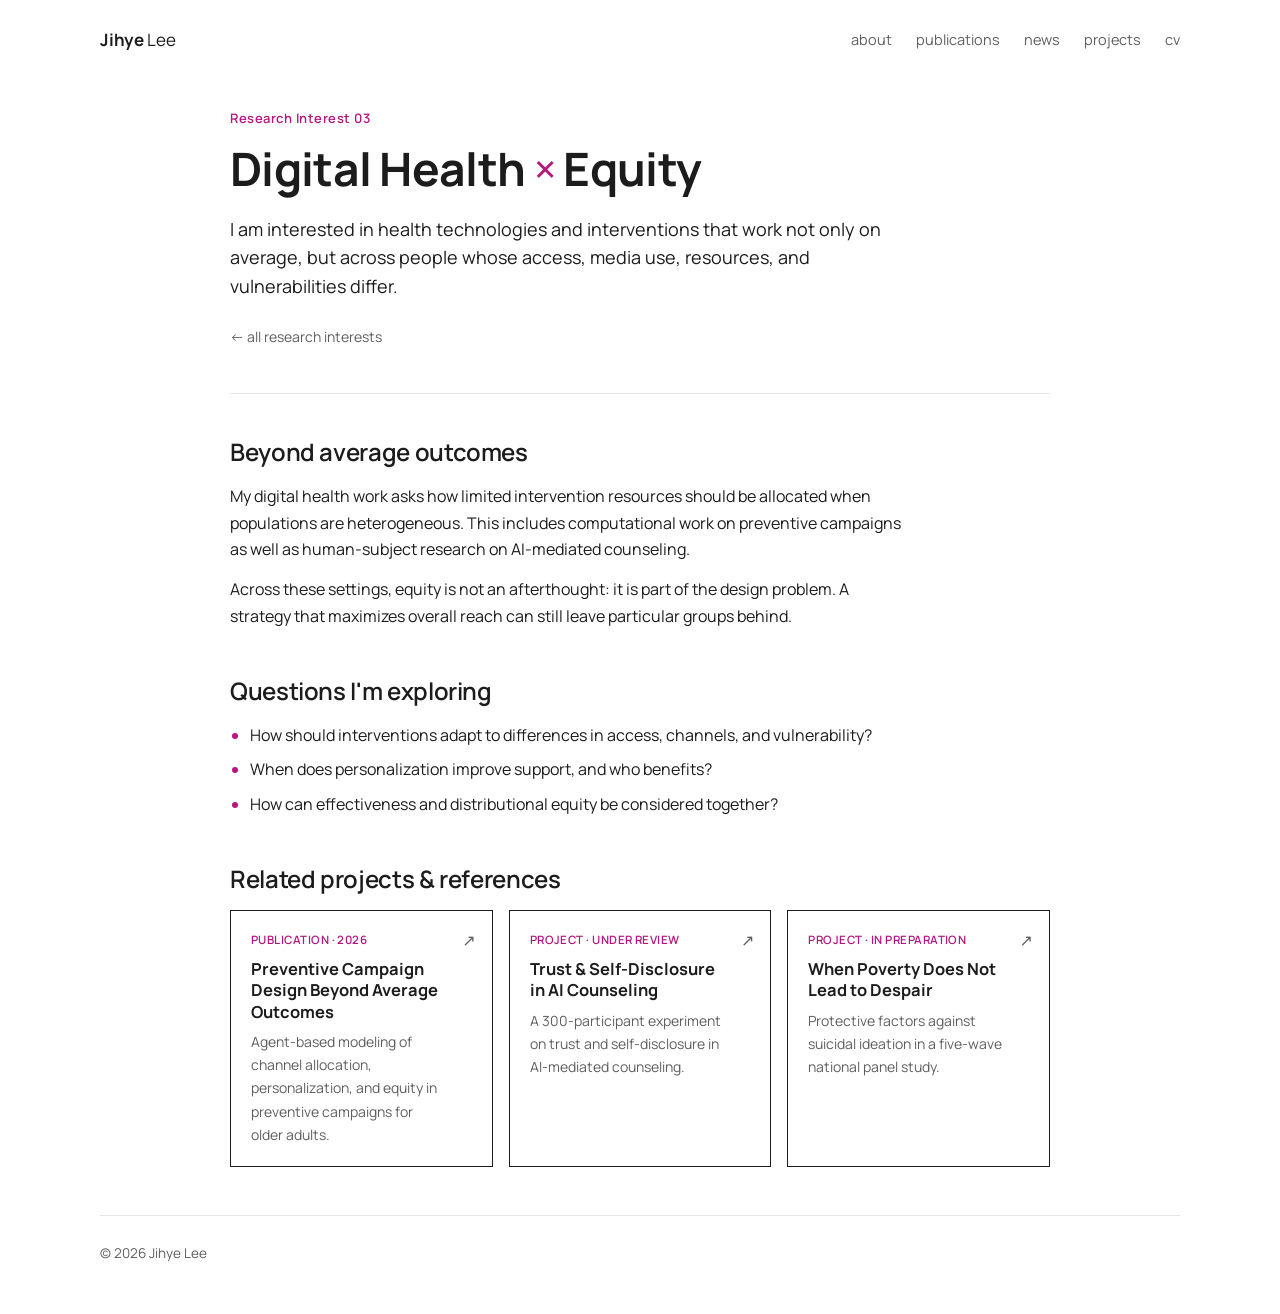
<file: research/digital-health-equity/index.html>
<!doctype html><html lang="en"><head><meta charset="utf-8"><meta name="viewport" content="width=device-width,initial-scale=1"><title>Digital Health × Equity — Jihye Lee</title><link rel="stylesheet" href="/styles.css"></head><body><header class="sub-header"><a class="sub-name" href="/"><strong>Jihye</strong> Lee</a><nav><a href="/">about</a><a href="/publications/">publications</a><a href="/news/">news</a><a href="/projects/">projects</a><a href="/cv/">cv</a></nav></header><main class="sub-main research-interest-page">
<section class="interest-hero"><p class="interest-index">Research Interest 03</p><h1>Digital Health <span>×</span> Equity</h1><p class="interest-lede">I am interested in health technologies and interventions that work not only on average, but across people whose access, media use, resources, and vulnerabilities differ.</p><a class="back-interest" href="/#research">← all research interests</a></section>
<section class="interest-copy"><h2>Beyond average outcomes</h2><div class="interest-columns"><p>My digital health work asks how limited intervention resources should be allocated when populations are heterogeneous. This includes computational work on preventive campaigns as well as human-subject research on AI-mediated counseling.</p><p>Across these settings, equity is not an afterthought: it is part of the design problem. A strategy that maximizes overall reach can still leave particular groups behind.</p></div></section>
<section class="interest-questions"><h2>Questions I'm exploring</h2><ul><li>How should interventions adapt to differences in access, channels, and vulnerability?</li><li>When does personalization improve support, and who benefits?</li><li>How can effectiveness and distributional equity be considered together?</li></ul></section>
<section class="interest-related"><h2>Related projects & references</h2><div class="reference-grid">
<a class="reference-card" href="/publications/"><span class="ref-type">PUBLICATION · 2026</span><strong>Preventive Campaign Design Beyond Average Outcomes</strong><p>Agent-based modeling of channel allocation, personalization, and equity in preventive campaigns for older adults.</p><span class="ref-arrow">↗</span></a>
<a class="reference-card" href="/projects/#ai-counseling"><span class="ref-type">PROJECT · UNDER REVIEW</span><strong>Trust & Self-Disclosure in AI Counseling</strong><p>A 300-participant experiment on trust and self-disclosure in AI-mediated counseling.</p><span class="ref-arrow">↗</span></a>
<a class="reference-card" href="/projects/#poverty-mental-health"><span class="ref-type">PROJECT · IN PREPARATION</span><strong>When Poverty Does Not Lead to Despair</strong><p>Protective factors against suicidal ideation in a five-wave national panel study.</p><span class="ref-arrow">↗</span></a>
</div></section></main><footer class="sub-footer"><span>© 2026 Jihye Lee</span></footer></body></html>
</file>
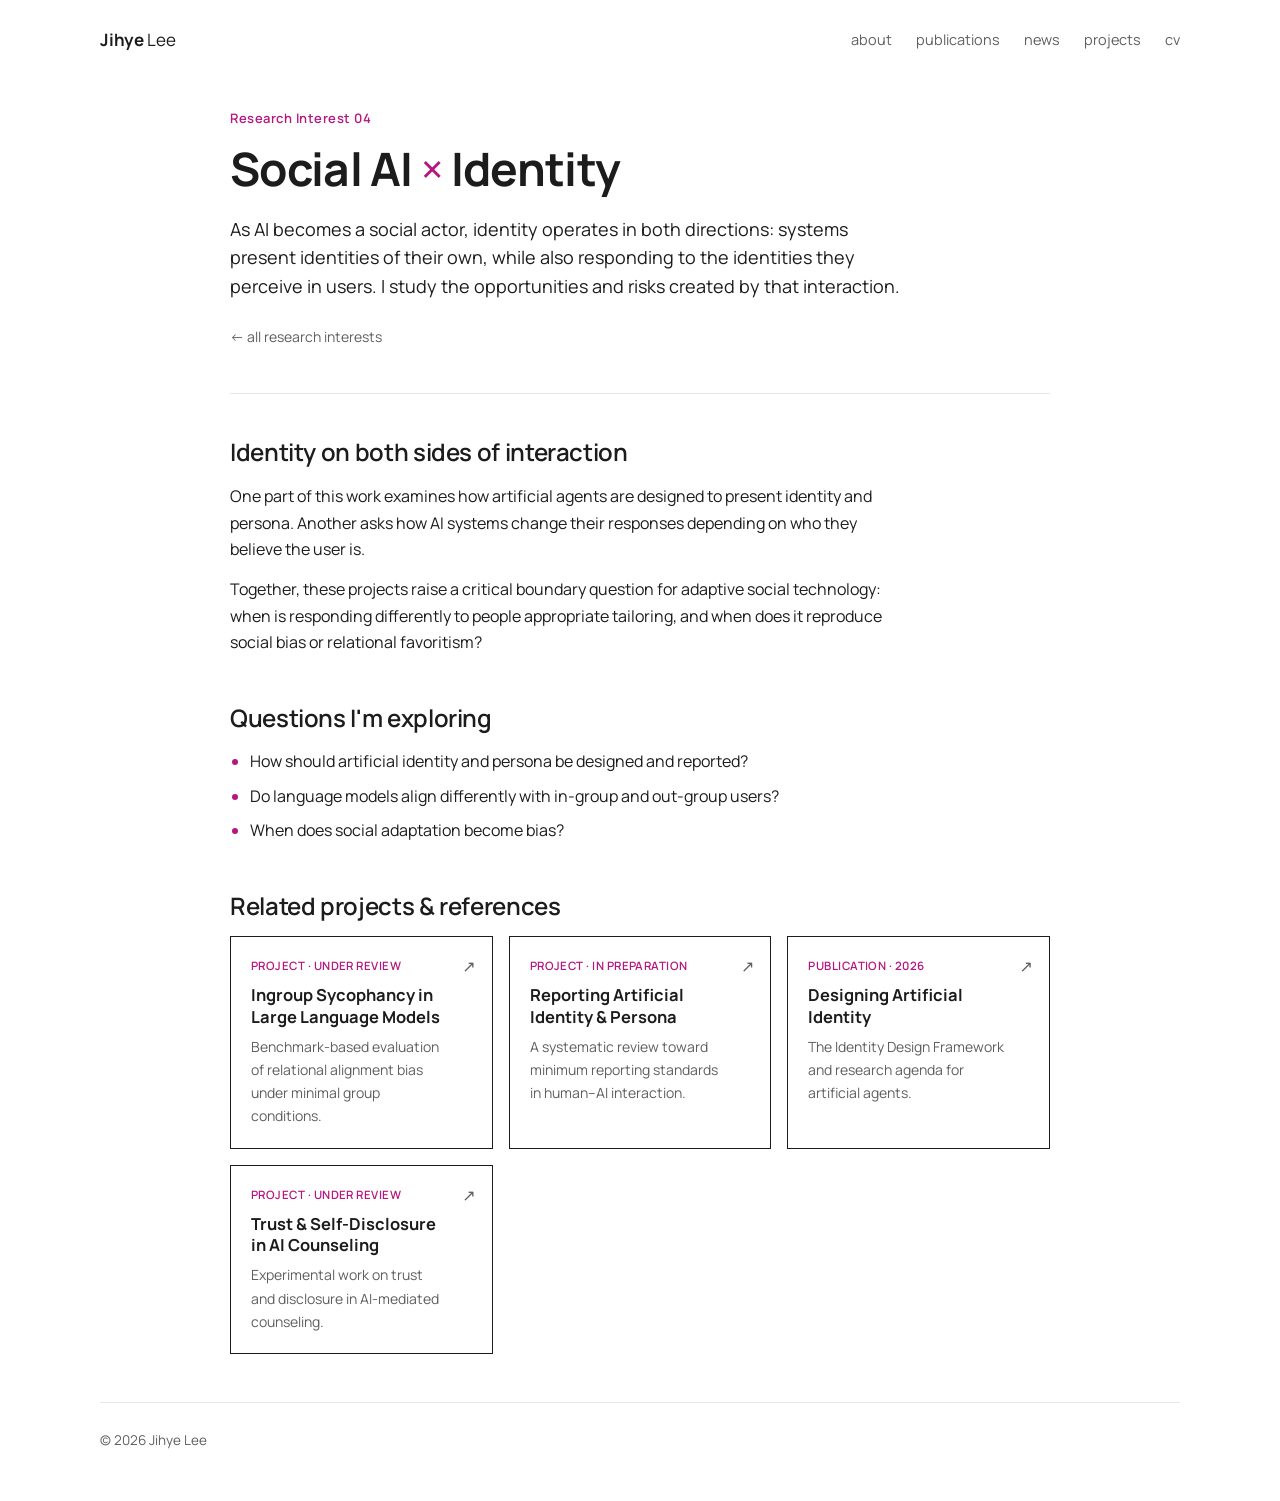
<file: research/social-ai-identity/index.html>
<!doctype html><html lang="en"><head><meta charset="utf-8"><meta name="viewport" content="width=device-width,initial-scale=1"><title>Social AI × Identity — Jihye Lee</title><link rel="stylesheet" href="/styles.css"></head><body><header class="sub-header"><a class="sub-name" href="/"><strong>Jihye</strong> Lee</a><nav><a href="/">about</a><a href="/publications/">publications</a><a href="/news/">news</a><a href="/projects/">projects</a><a href="/cv/">cv</a></nav></header><main class="sub-main research-interest-page">
<section class="interest-hero"><p class="interest-index">Research Interest 04</p><h1>Social AI <span>×</span> Identity</h1><p class="interest-lede">As AI becomes a social actor, identity operates in both directions: systems present identities of their own, while also responding to the identities they perceive in users. I study the opportunities and risks created by that interaction.</p><a class="back-interest" href="/#research">← all research interests</a></section>
<section class="interest-copy"><h2>Identity on both sides of interaction</h2><div class="interest-columns"><p>One part of this work examines how artificial agents are designed to present identity and persona. Another asks how AI systems change their responses depending on who they believe the user is.</p><p>Together, these projects raise a critical boundary question for adaptive social technology: when is responding differently to people appropriate tailoring, and when does it reproduce social bias or relational favoritism?</p></div></section>
<section class="interest-questions"><h2>Questions I'm exploring</h2><ul><li>How should artificial identity and persona be designed and reported?</li><li>Do language models align differently with in-group and out-group users?</li><li>When does social adaptation become bias?</li></ul></section>
<section class="interest-related"><h2>Related projects & references</h2><div class="reference-grid">
<a class="reference-card" href="/projects/#llm-sycophancy"><span class="ref-type">PROJECT · UNDER REVIEW</span><strong>Ingroup Sycophancy in Large Language Models</strong><p>Benchmark-based evaluation of relational alignment bias under minimal group conditions.</p><span class="ref-arrow">↗</span></a>
<a class="reference-card" href="/projects/#persona-reporting"><span class="ref-type">PROJECT · IN PREPARATION</span><strong>Reporting Artificial Identity & Persona</strong><p>A systematic review toward minimum reporting standards in human–AI interaction.</p><span class="ref-arrow">↗</span></a>
<a class="reference-card" href="/publications/"><span class="ref-type">PUBLICATION · 2026</span><strong>Designing Artificial Identity</strong><p>The Identity Design Framework and research agenda for artificial agents.</p><span class="ref-arrow">↗</span></a>
<a class="reference-card" href="/projects/#ai-counseling"><span class="ref-type">PROJECT · UNDER REVIEW</span><strong>Trust & Self-Disclosure in AI Counseling</strong><p>Experimental work on trust and disclosure in AI-mediated counseling.</p><span class="ref-arrow">↗</span></a>
</div></section></main><footer class="sub-footer"><span>© 2026 Jihye Lee</span></footer></body></html>
</file>
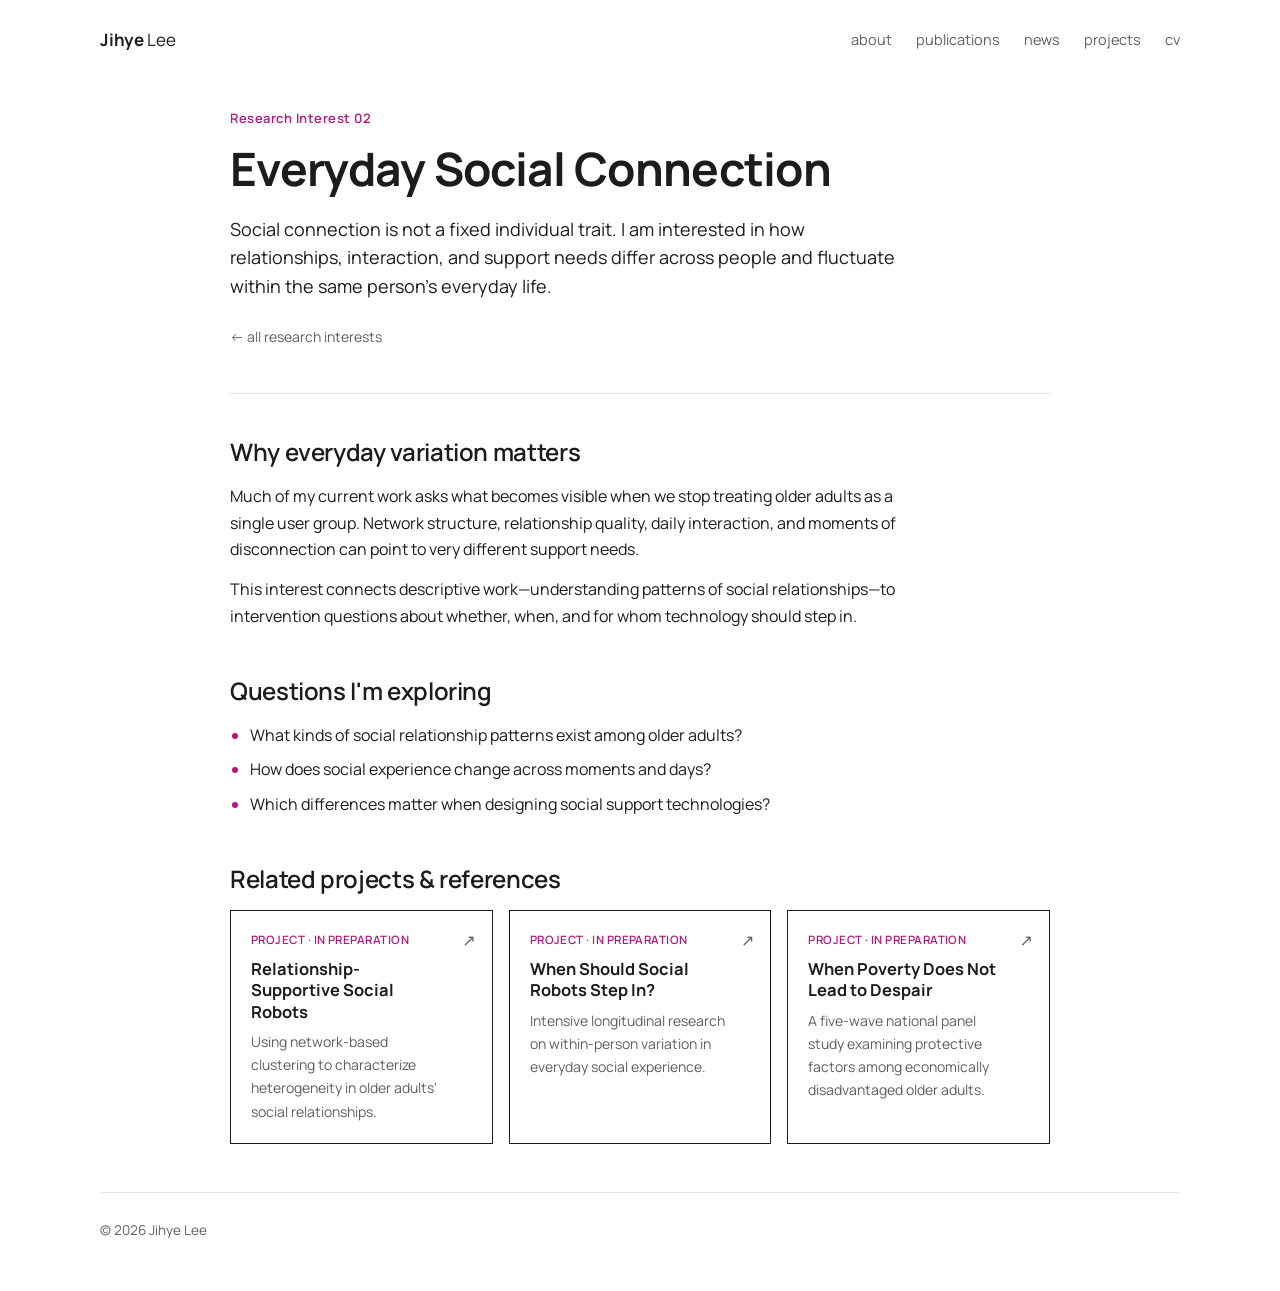
<file: research/social-connection/index.html>
<!doctype html><html lang="en"><head><meta charset="utf-8"><meta name="viewport" content="width=device-width,initial-scale=1"><title>Everyday Social Connection — Jihye Lee</title><link rel="stylesheet" href="/styles.css"></head><body><header class="sub-header"><a class="sub-name" href="/"><strong>Jihye</strong> Lee</a><nav><a href="/">about</a><a href="/publications/">publications</a><a href="/news/">news</a><a href="/projects/">projects</a><a href="/cv/">cv</a></nav></header><main class="sub-main research-interest-page">
<section class="interest-hero"><p class="interest-index">Research Interest 02</p><h1>Everyday Social Connection</h1><p class="interest-lede">Social connection is not a fixed individual trait. I am interested in how relationships, interaction, and support needs differ across people and fluctuate within the same person's everyday life.</p><a class="back-interest" href="/#research">← all research interests</a></section>
<section class="interest-copy"><h2>Why everyday variation matters</h2><div class="interest-columns"><p>Much of my current work asks what becomes visible when we stop treating older adults as a single user group. Network structure, relationship quality, daily interaction, and moments of disconnection can point to very different support needs.</p><p>This interest connects descriptive work—understanding patterns of social relationships—to intervention questions about whether, when, and for whom technology should step in.</p></div></section>
<section class="interest-questions"><h2>Questions I'm exploring</h2><ul><li>What kinds of social relationship patterns exist among older adults?</li><li>How does social experience change across moments and days?</li><li>Which differences matter when designing social support technologies?</li></ul></section>
<section class="interest-related"><h2>Related projects & references</h2><div class="reference-grid">
<a class="reference-card" href="/projects/#relationship-supportive-robots"><span class="ref-type">PROJECT · IN PREPARATION</span><strong>Relationship-Supportive Social Robots</strong><p>Using network-based clustering to characterize heterogeneity in older adults' social relationships.</p><span class="ref-arrow">↗</span></a>
<a class="reference-card" href="/projects/#ema-intervention-timing"><span class="ref-type">PROJECT · IN PREPARATION</span><strong>When Should Social Robots Step In?</strong><p>Intensive longitudinal research on within-person variation in everyday social experience.</p><span class="ref-arrow">↗</span></a>
<a class="reference-card" href="/projects/#poverty-mental-health"><span class="ref-type">PROJECT · IN PREPARATION</span><strong>When Poverty Does Not Lead to Despair</strong><p>A five-wave national panel study examining protective factors among economically disadvantaged older adults.</p><span class="ref-arrow">↗</span></a>
</div></section></main><footer class="sub-footer"><span>© 2026 Jihye Lee</span></footer></body></html>
</file>
<file: styles.css>
@import url('https://fonts.googleapis.com/css2?family=Manrope:wght@400;500;600;700&display=swap');

/* ------------------------------------------------------------------
   Jihye Lee — site stylesheet
   One typeface (Manrope), white background, magenta accent.
   Sections: tokens · base · header/footer · home · subpages
   ------------------------------------------------------------------ */

:root {
  --bg: #ffffff;
  --ink: #1c1c1c;
  --muted: #5f5f5f;
  --faint: #8a8a8a;
  --line: #e6e6e6;
  --accent: #b5177f;
  --accent-bg: #fdf3f9;
  --max: 1080px;
}

/* ---------- base ---------- */
* { box-sizing: border-box; }
html { scroll-behavior: smooth; }
body {
  margin: 0;
  background: var(--bg);
  color: var(--ink);
  font-family: Manrope, "Segoe UI", system-ui, -apple-system, sans-serif;
  font-size: 16px;
  line-height: 1.65;
  -webkit-font-smoothing: antialiased;
}
a { color: inherit; }
img { max-width: 100%; display: block; }
h1, h2, h3 { font-weight: 600; letter-spacing: -0.015em; line-height: 1.2; margin: 0; }
p { margin: 0; }
:focus-visible { outline: 2px solid var(--accent); outline-offset: 3px; }

/* ---------- header / footer (all pages) ---------- */
.sub-header {
  width: min(100% - 56px, var(--max));
  margin: 0 auto;
  padding: 26px 0 10px;
  display: flex;
  justify-content: space-between;
  align-items: center;
  gap: 20px;
}
.sub-name { font-size: 17px; text-decoration: none; letter-spacing: -0.01em; }
.sub-name strong { font-weight: 700; }
.sub-header nav { display: flex; gap: 24px; flex-wrap: wrap; justify-content: flex-end; }
.sub-header nav a { font-size: 14.5px; color: var(--muted); text-decoration: none; }
.sub-header nav a:hover { color: var(--ink); }
.sub-header nav a.active { color: var(--accent); }
.sub-header.no-brand .sub-name { visibility: hidden; }

.sub-footer {
  width: min(100% - 56px, var(--max));
  margin: 40px auto 0;
  padding: 26px 0 50px;
  border-top: 1px solid var(--line);
  display: flex;
  justify-content: space-between;
  gap: 16px;
  flex-wrap: wrap;
  font-size: 13.5px;
  color: var(--muted);
}

/* ---------- home ---------- */
.home { width: min(100% - 56px, var(--max)); margin: 0 auto; }
.home section { padding: 0 0 76px; }
.home h2 { font-size: 30px; margin-bottom: 6px; }
.home .lead { color: var(--muted); font-size: 15.5px; margin-bottom: 26px; }

.hero {
  display: grid;
  grid-template-columns: 1.2fr 0.9fr;
  gap: 60px;
  align-items: start;
  padding-top: 44px !important;
}
.hero h1 { font-size: clamp(40px, 5vw, 58px); font-weight: 700; margin-bottom: 8px; }
.role { color: var(--muted); font-size: 15.5px; line-height: 1.5; margin-bottom: 28px; }
.bio p { margin-bottom: 16px; max-width: 58ch; }

.now {
  margin-top: 30px;
  padding: 18px 22px 16px;
  border: 1px solid var(--line);
  border-left: 4px solid var(--accent);
  border-radius: 8px;
  max-width: 60ch;
}
.now h2 { font-size: 13.5px; font-weight: 700; color: var(--accent); letter-spacing: 0.02em; margin: 0 0 10px; }
.now ul { margin: 0; padding: 0; list-style: none; }
.now li { position: relative; padding: 5px 0 5px 16px; font-size: 15.5px; line-height: 1.45; }
.now li + li { border-top: 1px dashed var(--line); }
.now li::before { content: ""; position: absolute; left: 0; top: 14px; width: 6px; height: 6px; border-radius: 50%; background: var(--accent); }
.now b { font-weight: 700; }
.now span { color: var(--muted); }

.quick-links { margin-top: 26px; font-size: 15px; }
.quick-links a { color: var(--accent); margin-right: 20px; text-decoration: none; border-bottom: 1px solid transparent; }
.quick-links a:hover { border-bottom-color: var(--accent); }

.hero-photo { margin: 0; padding-top: 8px; }
.hero-photo img { width: 100%; aspect-ratio: 4 / 5; object-fit: cover; object-position: 50% 25%; border-radius: 14px; }

/* research boxes — outlined squares that fill on hover */
.boxes { display: grid; grid-template-columns: 1fr 1fr; gap: 18px; }
.boxes a {
  display: block;
  text-decoration: none;
  padding: 28px 28px 24px;
  border: 1.5px solid var(--ink);
  background: #fff;
  transition: background 0.15s, color 0.15s;
}
.boxes h3 { font-size: 22px; margin-bottom: 8px; }
.boxes p { color: var(--muted); font-size: 15.5px; margin-bottom: 14px; }
.boxes span { font-size: 14px; color: var(--accent); font-weight: 600; }
.boxes a:hover, .boxes a:focus-visible { background: var(--ink); color: #fff; }
.boxes a:hover p { color: #d6d6d6; }
.boxes a:hover span { color: #fff; }

/* background / teaching / beyond research */
.about-more { display: grid; grid-template-columns: 1fr; gap: 36px; max-width: 760px; }
.about-block h2 { font-size: 22px; margin-bottom: 12px; }
.about-block p { margin-bottom: 14px; max-width: 68ch; }
.about-block p:last-child { margin-bottom: 0; }
.about-block a { color: var(--accent); text-decoration: none; border-bottom: 1px solid transparent; }
.about-block a:hover { border-bottom-color: var(--accent); }

/* contact strip */
.contact-strip { border-top: 1px solid var(--line); padding-top: 44px !important; }
.contact-strip h2 { font-size: 24px; margin-bottom: 10px; }
.contact-strip p { color: var(--muted); max-width: 68ch; }
.contact-strip a { color: var(--accent); text-decoration: none; font-weight: 600; }
.contact-strip a:hover { text-decoration: underline; }

/* selected publications */
.selected-pubs article {
  display: grid;
  grid-template-columns: 110px 1fr;
  gap: 26px;
  padding: 20px 0;
  border-top: 1px solid var(--line);
}
.selected-pubs .thumb { display: block; border: 1px solid var(--line); background: #fafafa; overflow: hidden; min-height: 140px; align-self: start; }
.selected-pubs .thumb canvas { display: block; width: 100%; height: auto; }
.selected-pubs .thumb-fallback::after { content: "PDF"; display: grid; place-items: center; min-height: 140px; color: var(--faint); font-size: 12px; letter-spacing: 0.1em; }
.selected-pubs .meta { font-size: 13.5px; color: var(--muted); }
.selected-pubs .meta b { color: var(--accent); font-weight: 600; }
.selected-pubs h3 { font-size: 20px; margin: 2px 0 4px; }
.selected-pubs .sub { color: var(--muted); font-size: 15.5px; margin-bottom: 10px; }
.selected-pubs .acts a { font-size: 14px; margin-right: 16px; color: var(--accent); }

.more-link { display: inline-block; margin-top: 18px; font-size: 14.5px; color: var(--accent); text-decoration: none; font-weight: 600; }
.more-link:hover { text-decoration: underline; }

/* news on home */
.news-list div { display: grid; grid-template-columns: 96px 1fr; gap: 20px; padding: 12px 0; border-top: 1px solid var(--line); font-size: 15.5px; }
.news-list time { color: var(--muted); font-size: 13.5px; padding-top: 2px; }
.news-list p { max-width: 72ch; }
.news-list strong { font-weight: 600; }

/* ---------- subpages: shared ---------- */
.sub-main { width: min(100% - 56px, var(--max)); margin: 0 auto; padding-top: 44px; }
.page-title { margin-bottom: 44px; }
.page-title h1 { font-size: clamp(36px, 4.5vw, 48px); font-weight: 700; text-transform: capitalize; margin-bottom: 8px; }
.page-title p { color: var(--muted); font-size: 16px; max-width: 60ch; }

/* ---------- publications ---------- */
.also-on { margin-top: 10px; font-size: 15px; }
.also-on a { color: var(--accent); text-decoration: none; }
.also-on a:hover { text-decoration: underline; }
.pub-year-heading { font-size: 15px; font-weight: 700; color: var(--accent); letter-spacing: 0.04em; margin: 44px 0 6px; }
.pub-year-heading:first-child { margin-top: 0; }
.visual-pub-list > .visual-pub + .pub-year-heading { margin-top: 44px; }
.visual-pub-copy h3 { font-size: 21px; margin-bottom: 8px; }
.pub-badge.award { border-color: #e2b84a; color: #8a6400; background: #fff8e6; }
.pub-award { font-size: 14px; color: var(--muted); margin: -4px 0 12px; }
.abs-toggle { font: inherit; font-size: 13px; font-weight: 600; color: var(--ink); background: #fff; border: 1px solid var(--ink); padding: 4px 11px; border-radius: 4px; cursor: pointer; }
.abs-toggle:hover, .abs-toggle[aria-expanded="true"] { background: var(--ink); color: #fff; }
.pub-abstract { margin-top: 14px; padding: 16px 18px; border-left: 3px solid var(--line); font-size: 15px; line-height: 1.65; color: #333; max-width: 72ch; }
.pub-abstract p { margin-bottom: 10px; }
.pub-abstract p:last-child { margin-bottom: 0; }
.pub-abstract b { font-weight: 700; }
.visual-pub {
  display: grid;
  grid-template-columns: 150px 1fr;
  gap: 32px;
  padding: 28px 0;
  border-top: 1px solid var(--line);
}
.visual-pub-list > .visual-pub:last-child { border-bottom: 1px solid var(--line); }
.visual-pub-thumb { display: block; border: 1px solid var(--line); background: #fafafa; overflow: hidden; align-self: start; }
.visual-pub-thumb canvas { display: block; width: 100% !important; height: auto !important; }
.pub-topline { display: flex; align-items: center; gap: 10px; margin-bottom: 6px; }
.visual-pub-year { font-size: 14px; color: var(--accent); font-weight: 600; }
.pub-badge { display: inline-block; padding: 2px 8px; border: 1px solid #d2a9c5; border-radius: 3px; color: #8a2b6d; font-size: 11.5px; font-weight: 600; line-height: 1.4; white-space: nowrap; }
.pub-badge.subtle { border-color: #d8d8d8; color: #777; }
.visual-pub h2 { font-size: 21px; margin-bottom: 8px; }
.visual-authors { font-size: 15px; color: var(--ink); margin-bottom: 2px; }
.visual-authors strong { font-weight: 700; }
.visual-venue { font-size: 14.5px; color: var(--muted); font-style: italic; margin-bottom: 12px; }
.visual-actions { display: flex; gap: 10px; }
.visual-actions a { font-size: 13px; font-weight: 600; text-decoration: none; color: var(--accent); border: 1px solid var(--accent); padding: 4px 11px; border-radius: 4px; }
.visual-actions a:hover { background: var(--accent); color: #fff; }

/* ---------- news page ---------- */
.news-page div { display: grid; grid-template-columns: 110px 1fr; gap: 24px; padding: 18px 0; border-top: 1px solid var(--line); }
.news-page div:last-child { border-bottom: 1px solid var(--line); }
.news-page time { color: var(--muted); font-size: 14px; padding-top: 2px; }
.news-page p { max-width: 72ch; font-size: 16px; }
.news-page strong { font-weight: 600; }

/* ---------- cv page ---------- */
.cv-top { display: flex; flex-wrap: wrap; align-items: center; gap: 14px 18px; margin: -20px 0 44px; }
.cv-download { display: inline-block; text-decoration: none; font-weight: 600; font-size: 14.5px; color: #fff; background: var(--ink); border: 1.5px solid var(--ink); padding: 10px 18px; }
.cv-download:hover { background: #fff; color: var(--ink); }
.cv-updated { font-size: 14px; color: var(--muted); }
.cv-layout { display: grid; grid-template-columns: 200px 1fr; gap: 48px; align-items: start; }
.cv-toc { position: sticky; top: 24px; font-size: 14px; display: flex; flex-direction: column; gap: 6px; }
.cv-toc a { color: var(--muted); text-decoration: none; padding: 2px 0; border-left: 2px solid transparent; padding-left: 10px; }
.cv-toc a:hover { color: var(--ink); }
.cv-toc a.on { color: var(--accent); border-left-color: var(--accent); }
.cv-body { max-width: 780px; }
.cv-section { padding: 0 0 44px; margin-bottom: 44px; border-bottom: 1px solid var(--line); }
.cv-section:last-child { border-bottom: 0; }
.cv-section h2 { font-size: 24px; margin-bottom: 20px; }
.cv-section h3.cv-group { font-size: 13.5px; font-weight: 700; color: var(--accent); letter-spacing: 0.03em; margin: 26px 0 12px; }
.cv-section h3.cv-group:first-of-type { margin-top: 0; }
.cv-intro { color: var(--muted); font-size: 15px; margin-bottom: 18px; max-width: 68ch; }
.cv-intro a { color: var(--accent); }
.cv-basics { display: grid; grid-template-columns: 1fr; gap: 6px; font-size: 15.5px; }
.cv-basics .cv-name { font-size: 26px; font-weight: 700; letter-spacing: -0.01em; }
.cv-basics .cv-tagline { color: var(--muted); }
.cv-basics .cv-contact { margin-top: 10px; display: flex; flex-wrap: wrap; gap: 6px 22px; font-size: 14.5px; }
.cv-basics .cv-contact a { color: var(--accent); text-decoration: none; }
.cv-basics .cv-summary { margin-top: 14px; max-width: 68ch; }
.cv-entry { display: grid; grid-template-columns: 150px 1fr; gap: 20px; padding: 12px 0; border-top: 1px solid var(--line); }
.cv-entry:first-of-type, .cv-group + .cv-entry { border-top: 0; padding-top: 0; }
.cv-entry .cv-period { font-size: 14px; color: var(--muted); padding-top: 3px; }
.cv-entry .cv-role { font-weight: 600; }
.cv-entry .cv-org { color: var(--ink); }
.cv-entry .cv-place { color: var(--muted); font-size: 14.5px; }
.cv-entry .cv-note { color: var(--muted); font-size: 14.5px; margin-top: 4px; }
.cv-entry ul { margin: 8px 0 0; padding-left: 18px; font-size: 15px; }
.cv-entry li { margin-bottom: 4px; }
.cv-entry li::marker { color: var(--accent); }
.cv-list { margin: 0; padding-left: 18px; font-size: 15.5px; }
.cv-list li { margin-bottom: 10px; max-width: 72ch; }
.cv-list li::marker { color: var(--accent); }
.cv-inline { display: flex; flex-wrap: wrap; gap: 8px; margin: 0; padding: 0; list-style: none; }
.cv-inline li { font-size: 14px; border: 1px solid var(--line); padding: 4px 10px; }
.cv-error { color: var(--muted); }
@media (max-width: 880px) {
  .cv-layout { grid-template-columns: 1fr; gap: 24px; }
  .cv-toc { position: static; flex-direction: row; flex-wrap: wrap; gap: 4px 14px; }
  .cv-toc a { border-left: 0; padding-left: 0; }
  .cv-entry { grid-template-columns: 1fr; gap: 2px; }
}

/* ---------- projects ---------- */
.project-card-grid { display: grid; grid-template-columns: repeat(2, 1fr); gap: 26px; }
.project-card { border: 1.5px solid var(--ink); background: #fff; display: flex; flex-direction: column; }
.card-image { position: relative; aspect-ratio: 16 / 9; display: flex; align-items: flex-end; padding: 18px 20px; color: #fff; font-weight: 700; font-size: 15px; line-height: 1.3; overflow: hidden; }
.card-art { position: absolute; inset: 0; width: 100%; height: 100%; }
.card-image span { position: relative; text-shadow: 0 1px 2px rgba(0,0,0,.25); }
.card-link { display: inline-block; margin-top: 4px; font-size: 14px; font-weight: 600; color: var(--accent); text-decoration: none; }
.card-link:hover { text-decoration: underline; }
.page-title p a { color: var(--accent); }
.news-page a { color: var(--accent); text-decoration: none; border-bottom: 1px solid transparent; }
.news-page a:hover { border-bottom-color: var(--accent); }
.news-list a { color: var(--accent); text-decoration: none; }
.news-list a:hover { text-decoration: underline; }
.card-robots { background: linear-gradient(135deg, #486b7b, #91b1bd); }
.card-connection { background: linear-gradient(135deg, #695d83, #a9a0c1); }
.card-health { background: linear-gradient(135deg, #477867, #96b9a9); }
.card-identity { background: linear-gradient(135deg, #805f6c, #c49aa9); }
.card-bias { background: linear-gradient(135deg, #5b6680, #9aa7c2); }
.card-counseling { background: linear-gradient(135deg, #806b50, #c1a77f); }
.card-body { padding: 20px 22px 24px; display: flex; flex-direction: column; gap: 10px; }
.card-title-row { display: flex; justify-content: space-between; align-items: flex-start; gap: 14px; }
.card-title-row h2 { font-size: 19px; }
.card-plus { display: none; }
.card-meta { font-size: 13.5px; color: var(--muted); display: flex; align-items: center; gap: 8px; flex-wrap: wrap; }
.card-body > p:not(.card-meta) { font-size: 15px; color: var(--muted); }
.status-chip { display: inline-block; padding: 2px 8px; border-radius: 3px; font-size: 11.5px; font-weight: 600; line-height: 1.4; }
.status-chip.review { background: var(--accent-bg); color: #842361; border: 1px solid #e3b6d3; }
.status-chip.prep { background: #eef3f7; color: #365e78; border: 1px solid #c6d6e2; }

/* ---------- research interest pages ---------- */
.research-interest-page { max-width: 820px; }
.interest-hero { padding-bottom: 44px; border-bottom: 1px solid var(--line); margin-bottom: 44px; }
.interest-index { font-size: 13px; font-weight: 600; color: var(--accent); letter-spacing: 0.04em; margin-bottom: 12px; }
.interest-hero h1 { font-size: clamp(34px, 4.5vw, 46px); font-weight: 700; margin-bottom: 18px; }
.interest-hero h1 span { color: var(--accent); font-weight: 400; }
.interest-lede { font-size: 18px; line-height: 1.6; max-width: 62ch; margin-bottom: 22px; }
.back-interest { font-size: 14px; color: var(--muted); text-decoration: none; }
.back-interest:hover { color: var(--accent); }
.interest-copy, .interest-questions, .interest-related { margin-bottom: 48px; }
.research-interest-page h2 { font-size: 24px; margin-bottom: 16px; }
.interest-columns p { margin-bottom: 14px; max-width: 68ch; }
.interest-questions ul { margin: 0; padding-left: 20px; }
.interest-questions li { margin-bottom: 8px; max-width: 66ch; }
.interest-questions li::marker { color: var(--accent); }
.reference-grid { display: grid; grid-template-columns: repeat(auto-fit, minmax(230px, 1fr)); gap: 16px; }
.reference-card {
  position: relative;
  display: block;
  padding: 20px 44px 20px 20px;
  border: 1.5px solid var(--ink);
  text-decoration: none;
  transition: background 0.15s, color 0.15s;
}
.reference-card .ref-type { display: block; font-size: 11.5px; font-weight: 600; letter-spacing: 0.04em; color: var(--accent); margin-bottom: 8px; }
.reference-card strong { display: block; font-size: 16.5px; line-height: 1.3; margin-bottom: 8px; }
.reference-card p { font-size: 14px; color: var(--muted); }
.reference-card .ref-arrow { position: absolute; top: 16px; right: 16px; font-size: 16px; color: var(--muted); }
.reference-card:hover { background: var(--ink); color: #fff; }
.reference-card:hover p, .reference-card:hover .ref-arrow { color: #d6d6d6; }
.reference-card:hover .ref-type { color: #f3b5dc; }

/* ---------- responsive ---------- */
@media (max-width: 880px) {
  .project-card-grid { grid-template-columns: 1fr; }
}
@media (max-width: 760px) {
  .sub-header, .sub-footer, .home, .sub-main { width: min(100% - 40px, var(--max)); }
  .hero { grid-template-columns: 1fr; gap: 32px; }
  .hero-photo { order: -1; max-width: 320px; }
  .hero-photo img { aspect-ratio: 1; }
  .boxes { grid-template-columns: 1fr; }
  .visual-pub { grid-template-columns: 110px 1fr; gap: 20px; }
  .home h2 { font-size: 26px; }
}
@media (max-width: 520px) {
  .sub-header { flex-direction: column; align-items: flex-start; gap: 10px; }
  .sub-header nav { justify-content: flex-start; gap: 16px; }
  .selected-pubs article, .visual-pub { grid-template-columns: 1fr; }
  .selected-pubs .thumb, .visual-pub-thumb { max-width: 140px; }
  .news-list div, .news-page div { grid-template-columns: 1fr; gap: 2px; }
}
@media (prefers-reduced-motion: reduce) {
  html { scroll-behavior: auto; }
  .boxes a, .reference-card { transition: none; }
}
</file>
